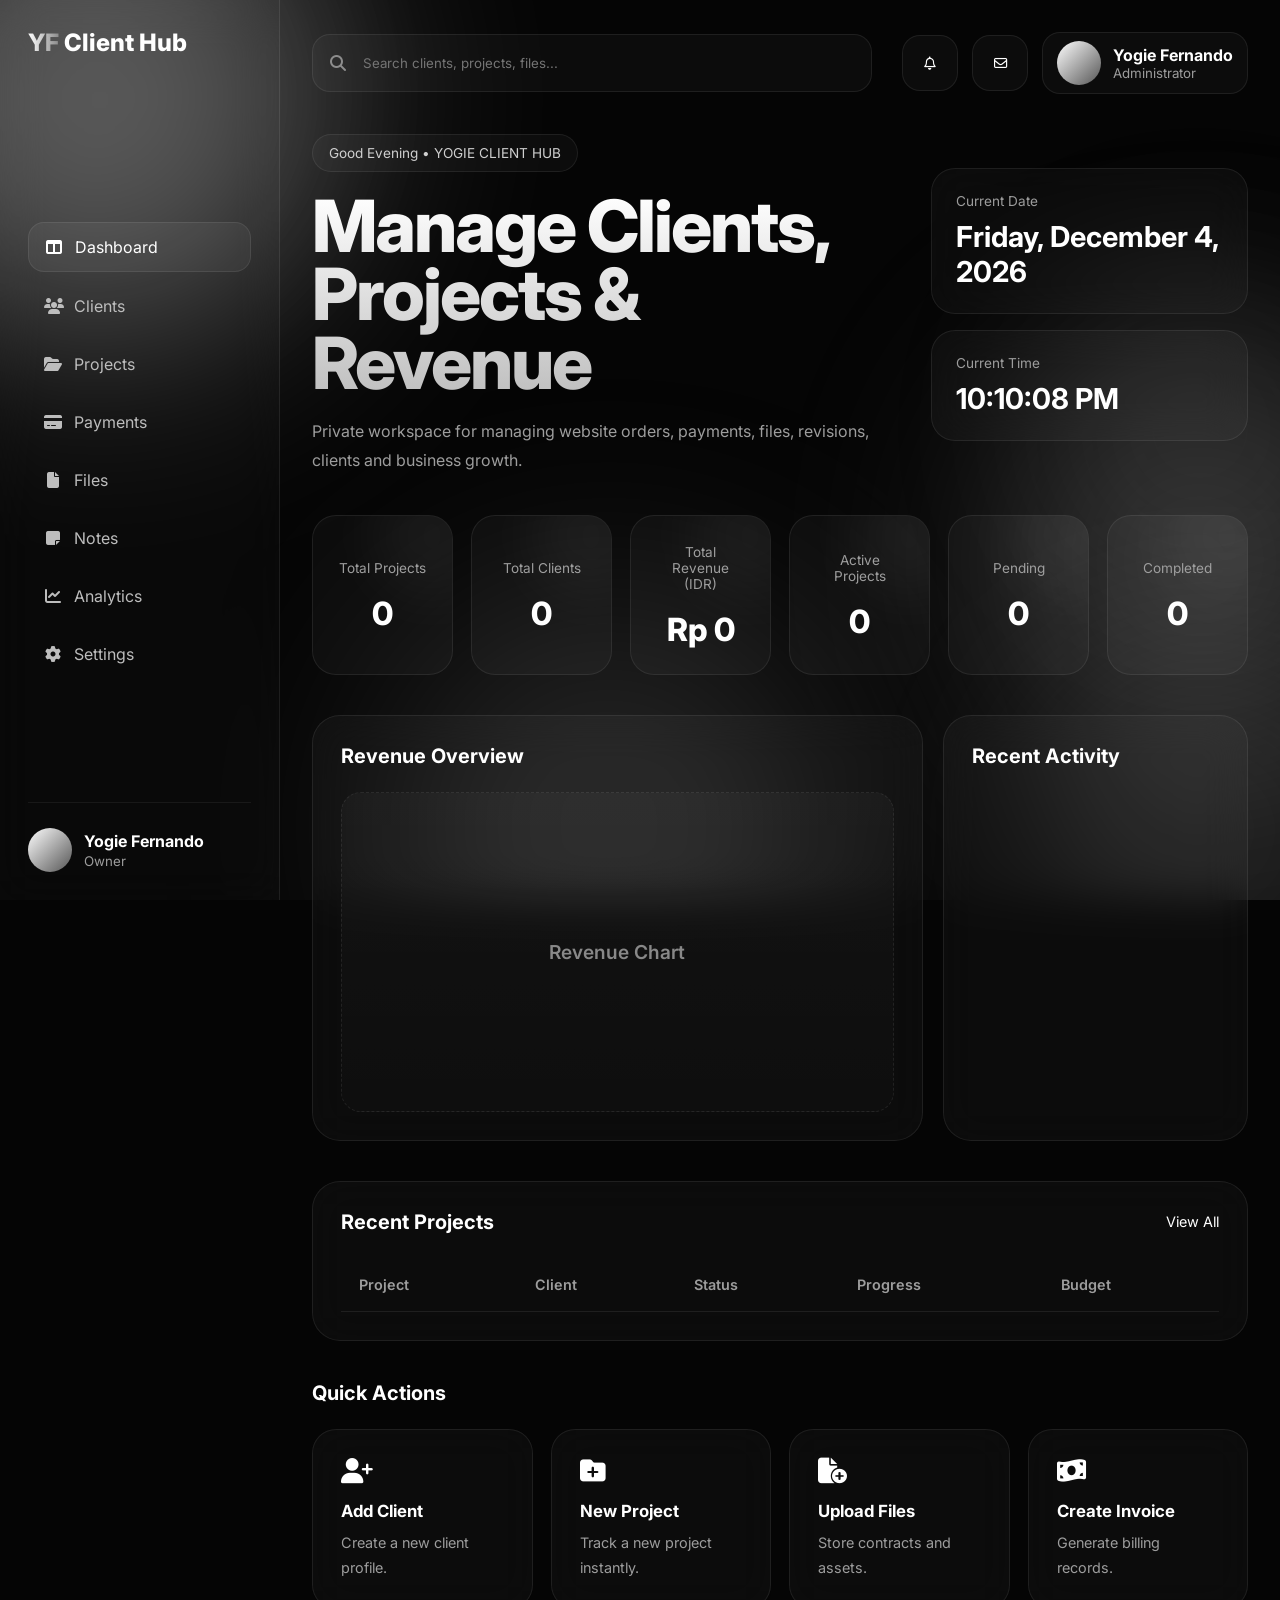
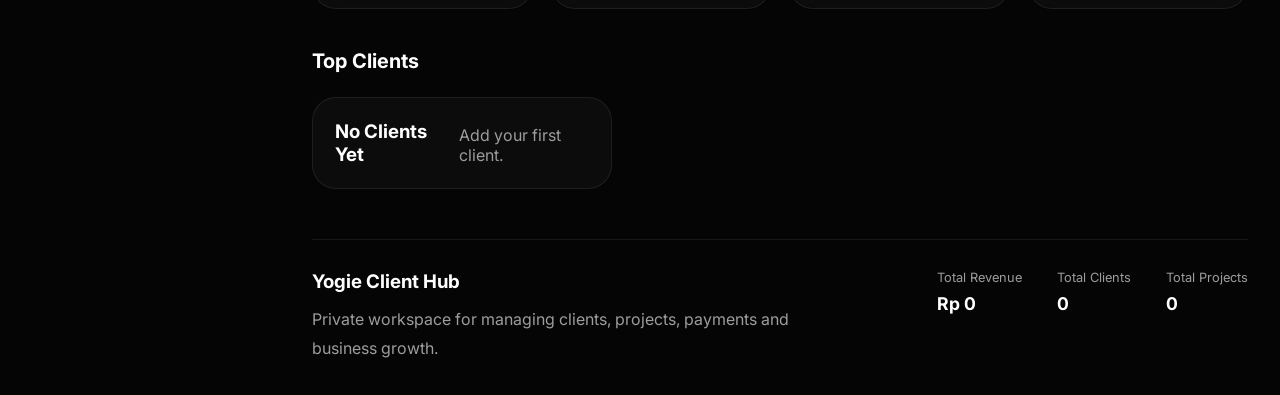
<file: index.html>
<!DOCTYPE html>
<html lang="en">
<head>
<meta charset="UTF-8">
<meta name="viewport" content="width=device-width, initial-scale=1.0">
<title>Yogie Client Hub</title>
<link rel="stylesheet" href="https://cdnjs.cloudflare.com/ajax/libs/font-awesome/6.5.2/css/all.min.css">
<link rel="stylesheet" href="assets/css/style.css">
</head>
<body>

<div class="background">
  <div class="background-glow">
<div class="glow glow-1"></div>
<div class="glow glow-2"></div>
<div class="glow glow-3"></div>
</div>
<div class="grid-bg"></div>
<div class="orb orb-1"></div>
<div class="orb orb-2"></div>
<div class="orb orb-3"></div>
</div>

<div class="app">

<aside class="sidebar">

<div class="logo">
<span>YF</span> Client Hub
</div>

<nav class="nav">
<a href="index.html" class="active"><i class="fa-solid fa-table-columns"></i><span>Dashboard</span></a>
<a href="pages/clients.html"><i class="fa-solid fa-users"></i><span>Clients</span></a>
<a href="pages/projects.html"><i class="fa-solid fa-folder-open"></i><span>Projects</span></a>
<a href="pages/payments.html"><i class="fa-solid fa-credit-card"></i><span>Payments</span></a>
<a href="pages/files.html"><i class="fa-solid fa-file"></i><span>Files</span></a>
<a href="pages/notes.html"><i class="fa-solid fa-note-sticky"></i><span>Notes</span></a>
<a href="pages/analytics.html"><i class="fa-solid fa-chart-line"></i><span>Analytics</span></a>
<a href="pages/settings.html"><i class="fa-solid fa-gear"></i><span>Settings</span></a>
</nav>

<div class="sidebar-footer">
<div class="mini-profile">
<div class="avatar"></div>
<div>
<strong>Yogie Fernando</strong>
<small>Owner</small>
</div>
</div>
</div>

</aside>

<main class="main">

<header class="topbar">

<div class="search-box">
<i class="fa-solid fa-magnifying-glass"></i>
<input type="text" placeholder="Search clients, projects, files...">
</div>

<div class="topbar-actions">

<button class="icon-btn">
<i class="fa-regular fa-bell"></i>
</button>

<button class="icon-btn">
<i class="fa-regular fa-envelope"></i>
</button>

<div class="topbar-profile">
<div class="avatar"></div>
<div>
<strong>Yogie Fernando</strong>
<small>Administrator</small>
</div>
</div>

</div>

</header>

<section class="hero">

<div class="hero-content">

<p class="hero-label">
YOGIE CLIENT HUB
</p>

<h1>
Manage Clients,<br>
Projects & Revenue
</h1>

<p class="hero-description">
Private workspace for managing website orders, payments, files, revisions, clients and business growth.
</p>

</div>

<div class="hero-widget">

<div class="widget-card">
<span>Current Date</span>
<h3 id="live-date">Loading...</h3>
</div>

<div class="widget-card">
<span>Current Time</span>
<h2 id="live-clock">00:00:00</h2>
</div>

</div>

</section>

<section class="stats-grid">

<div class="stat-card">
<span>Total Projects</span>
<h2 id="dashboard-total-projects">0</h2>
</div>

<div class="stat-card">
<span>Total Clients</span>
<h2 id="dashboard-total-clients">TES</h2>
</div>

<div class="stat-card">
<span>Total Revenue (IDR)</span>
<h2 id="dashboard-revenue">0</h2>
</div>

<div class="stat-card">
<span>Active Projects</span>
<h2 id="dashboard-active-projects">0</h2>
</div>

<div class="stat-card">
<span>Pending</span>
<h2 id="dashboard-pending">0</h2>
</div>

<div class="stat-card">
<span>Completed</span>
<h2 id="dashboard-completed">0</h2>
</div>

</section>

<section class="dashboard-grid">

<div class="revenue-card">

<div class="section-header">
<h2>Revenue Overview</h2>
</div>

<div class="chart-area">
<div class="chart-placeholder">
Revenue Chart
</div>
</div>

</div>

<div class="activity-card">

<div class="section-header">
<h2>Recent Activity</h2>
</div>

<ul class="activity-list" id="recent-activity-list">
</ul>

</div>

</section>

<section class="projects-section">

<div class="section-header">
<h2>Recent Projects</h2>
<a href="#" class="view-all">View All</a>
</div>

<div class="table-wrapper">

<table class="projects-table">

<thead>
<tr>
<th>Project</th>
<th>Client</th>
<th>Status</th>
<th>Progress</th>
<th>Budget</th>
</tr>
</thead>

<tbody id="recent-projects-body">

</tbody>

</table>

</div>

</section>

<section class="quick-actions">

<div class="section-header">
<h2>Quick Actions</h2>
</div>

<div class="action-grid">
<a href="pages/clients.html" class="action-card">
<i class="fa-solid fa-user-plus"></i>
<h3>Add Client</h3>
<p>Create a new client profile.</p>
</a>
<a href="pages/projects.html" class="action-card">
<i class="fa-solid fa-folder-plus"></i>
<h3>New Project</h3>
<p>Track a new project instantly.</p>
</a>
<a href="pages/files.html" class="action-card">
<i class="fa-solid fa-file-circle-plus"></i>
<h3>Upload Files</h3>
<p>Store contracts and assets.</p>
</a>
<a href="pages/payments.html" class="action-card">
<i class="fa-solid fa-money-bill-wave"></i>
<h3>Create Invoice</h3>
<p>Generate billing records.</p>
</a>
</div>
</section>

<section class="clients-overview">

<div class="section-header">
<h2>Top Clients</h2>
</div>

<div
class="client-cards"
id="top-clients">
</div>

</section>

<footer class="dashboard-footer">

<div class="footer-left">
<h3>Yogie Client Hub</h3>
<p>Private workspace for managing clients, projects, payments and business growth.</p>
</div>

<div class="footer-right">
<div class="footer-stat">
<span>Total Revenue</span>
<strong id="footer-revenue">Rp 0</strong>
</div>
<div class="footer-stat">
<span>Total Clients</span>
<strong id="footer-clients">0</strong>
</div>
<div class="footer-stat">
<span>Total Projects</span>
<strong id="footer-projects">0</strong>
</div>

</div>

</footer>

</main>

</div>

<script src="assets/js/script.js"></script>

</body>

</html>
</file>
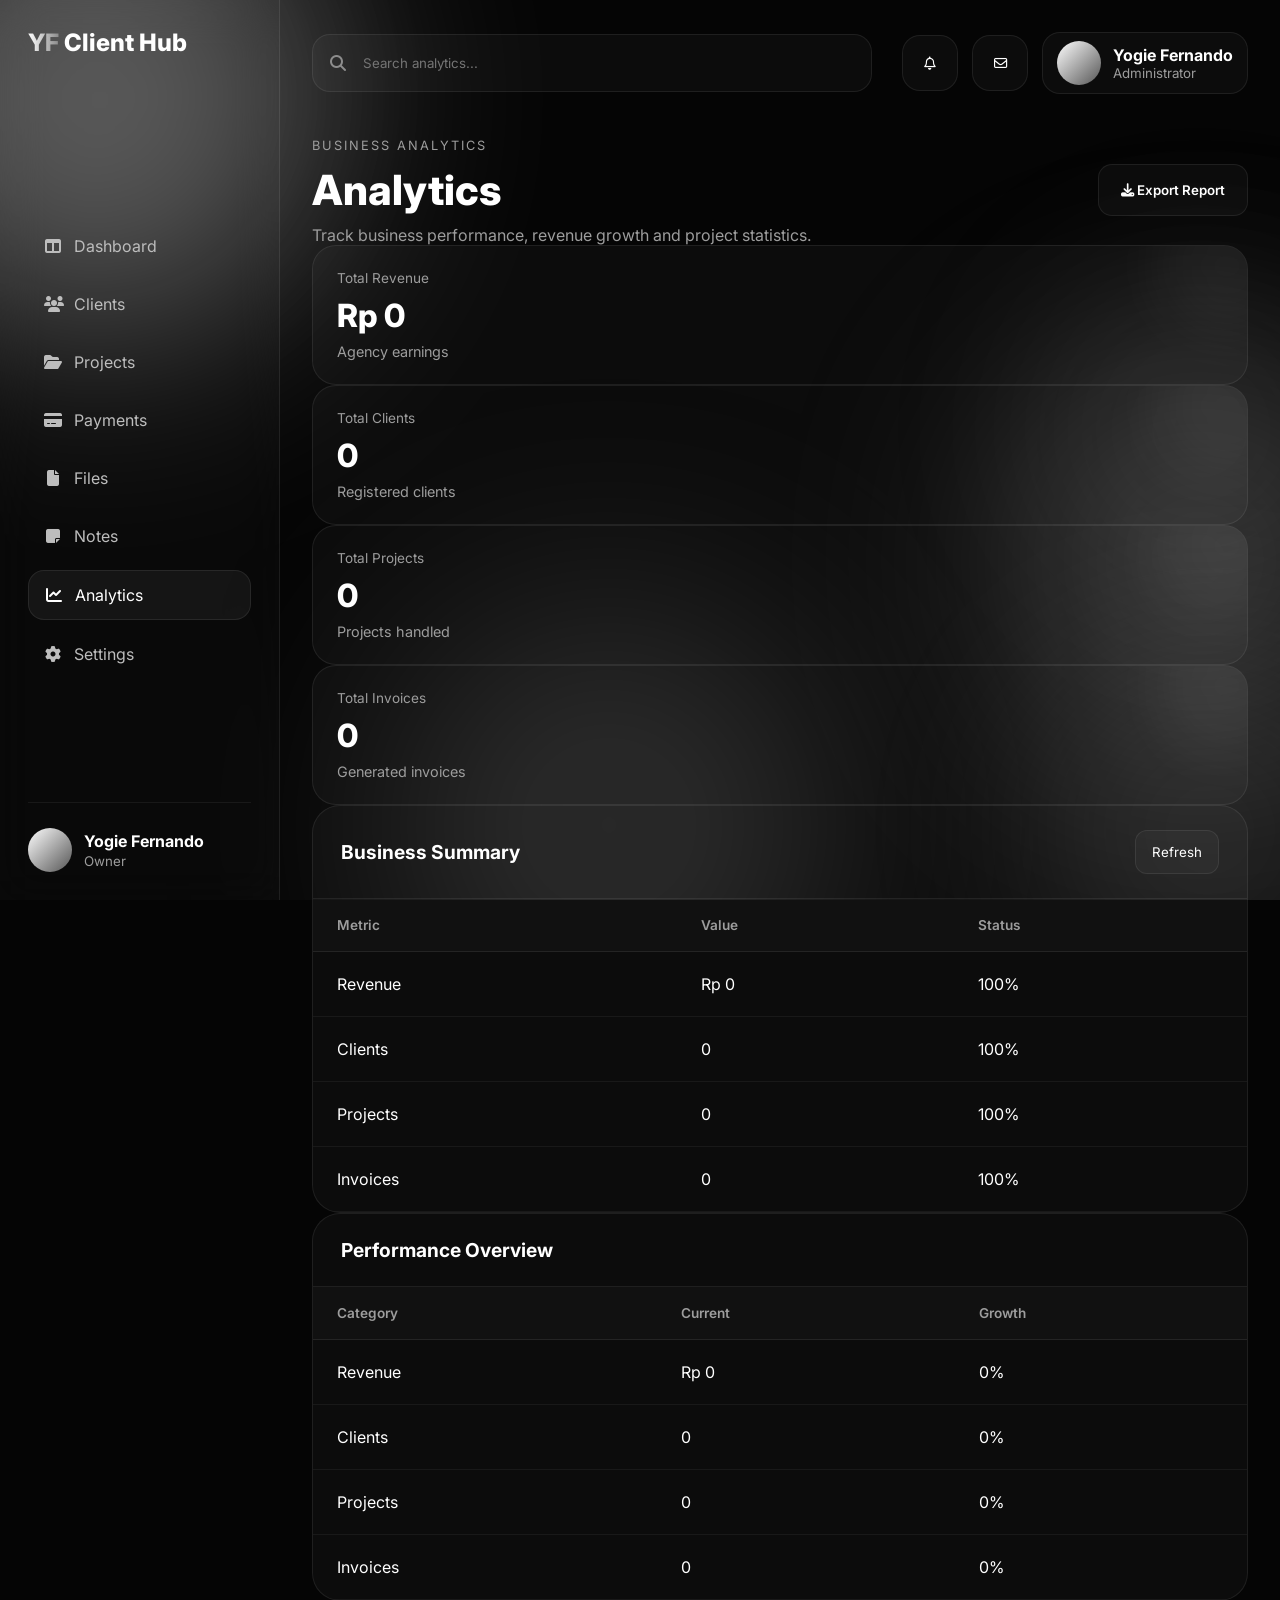
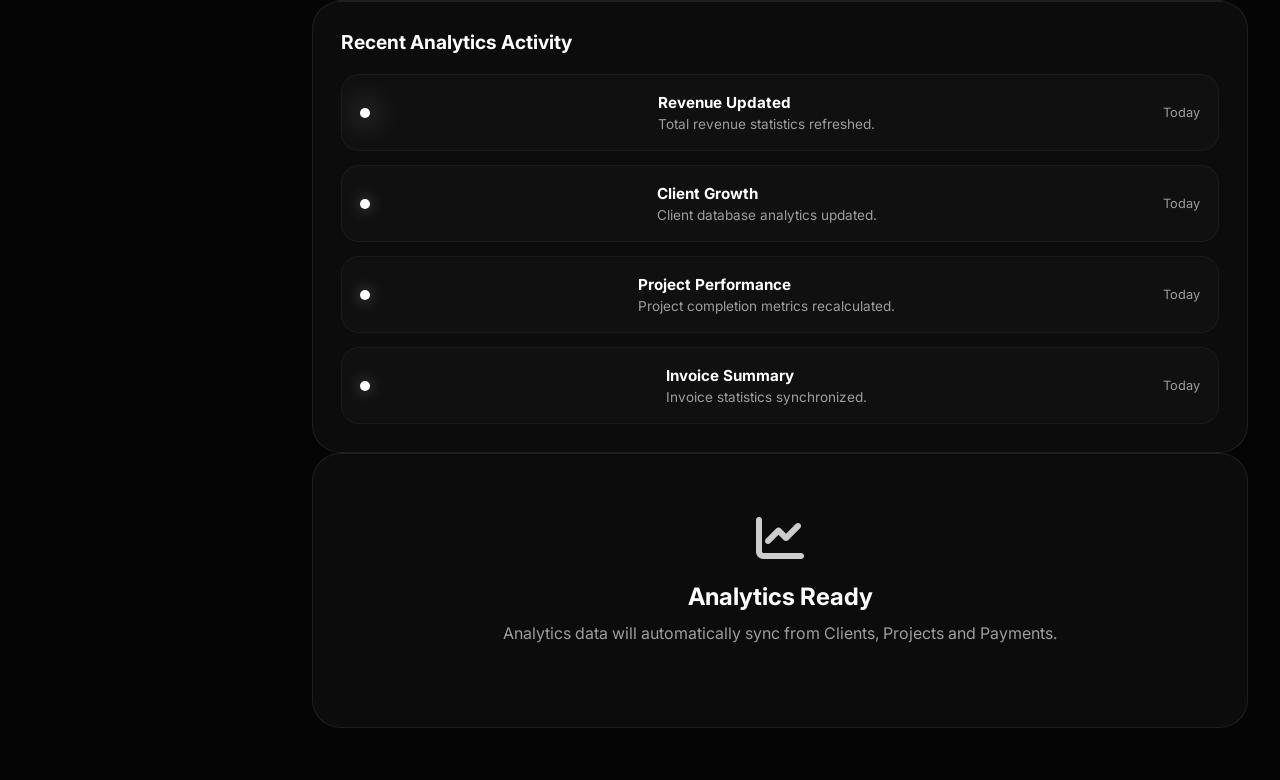
<file: pages/analytics.html>
<!DOCTYPE html>
<html lang="en">
<head>
<meta charset="UTF-8">
<meta name="viewport" content="width=device-width, initial-scale=1.0">

<title>Analytics</title>

<link rel="stylesheet" href="../assets/css/style.css">
<link rel="stylesheet" href="https://cdnjs.cloudflare.com/ajax/libs/font-awesome/6.5.2/css/all.min.css">

</head>

<body>

<div class="background">

<div class="background-glow">
<div class="glow glow-1"></div>
<div class="glow glow-2"></div>
<div class="glow glow-3"></div>
</div>

<div class="grid-bg"></div>

<div class="orb orb-1"></div>
<div class="orb orb-2"></div>
<div class="orb orb-3"></div>

</div>

<div class="app">

<aside class="sidebar">

<div class="logo">
<span>YF</span> Client Hub
</div>

<nav class="nav">

<a href="../index.html">
<i class="fa-solid fa-table-columns"></i>
<span>Dashboard</span>
</a>

<a href="clients.html">
<i class="fa-solid fa-users"></i>
<span>Clients</span>
</a>

<a href="projects.html">
<i class="fa-solid fa-folder-open"></i>
<span>Projects</span>
</a>

<a href="payments.html">
<i class="fa-solid fa-credit-card"></i>
<span>Payments</span>
</a>

<a href="files.html">
<i class="fa-solid fa-file"></i>
<span>Files</span>
</a>

<a href="notes.html">
<i class="fa-solid fa-note-sticky"></i>
<span>Notes</span>
</a>

<a href="analytics.html" class="active">
<i class="fa-solid fa-chart-line"></i>
<span>Analytics</span>
</a>

<a href="settings.html">
<i class="fa-solid fa-gear"></i>
<span>Settings</span>
</a>

</nav>

<div class="sidebar-footer">

<div class="mini-profile">

<div class="avatar"></div>

<div>
<strong>Yogie Fernando</strong>
<small>Owner</small>
</div>

</div>

</div>

</aside>

<main class="main">

<header class="topbar">

<div class="search-box">

<i class="fa-solid fa-magnifying-glass"></i>

<input
type="text"
id="topbarAnalyticsSearch"
placeholder="Search analytics..."
>

</div>

<div class="topbar-actions">

<button class="icon-btn">
<i class="fa-regular fa-bell"></i>
</button>

<button class="icon-btn">
<i class="fa-regular fa-envelope"></i>
</button>

<div class="topbar-profile">

<div class="avatar"></div>

<div>
<strong>Yogie Fernando</strong>
<small>Administrator</small>
</div>

</div>

</div>

</header>

<div class="analytics-page">

<div class="page-top">

<div class="page-title-group">

<span class="page-label">
BUSINESS ANALYTICS
</span>

<h1>Analytics</h1>

<p>
Track business performance, revenue growth and project statistics.
</p>

</div>

<div class="page-actions">

<button class="header-btn" id="exportAnalyticsBtn">

<i class="fa-solid fa-download"></i>

Export Report

</button>

</div>

</div>

<section class="project-stats">

<div class="client-stat-card">

<span>Total Revenue</span>

<h2 id="analytics-totalRevenue">
0
</h2>

<p>
Agency earnings
</p>

</div>

<div class="client-stat-card">

<span>Total Clients</span>

<h2 id="analytics-totalClients">
0
</h2>

<p>
Registered clients
</p>

</div>

<div class="client-stat-card">

<span>Total Projects</span>

<h2 id="analytics-totalProjects">
0
</h2>

<p>
Projects handled
</p>

</div>

<div class="client-stat-card">

<span>Total Invoices</span>

<h2 id="analytics-totalInvoices">
0
</h2>

<p>
Generated invoices
</p>

</div>

</section>

<section class="clients-table-wrapper">

<div class="table-header">

<h2>Business Summary</h2>

<div class="table-actions">

<button class="table-action-btn" id="refreshAnalyticsBtn">
Refresh
</button>

</div>

</div>

<div class="clients-table-container">

<table class="clients-table">

<thead>

<tr>

<th>Metric</th>
<th>Value</th>
<th>Status</th>

</tr>

</thead>

<tbody id="analyticsPerformanceBody">

</tbody>

</table>

</div>

</section>

<section class="clients-table-wrapper">

<div class="table-header">

<h2>Performance Overview</h2>

</div>

<div class="clients-table-container">

<table class="clients-table">

<thead>

<tr>

<th>Category</th>
<th>Current</th>
<th>Growth</th>

</tr>

</thead>

<tbody id="analyticsPerformanceBody">

<tr>
<td>Revenue</td>
<td>Rp 0</td>
<td>0%</td>
</tr>

<tr>
<td>Clients</td>
<td>0</td>
<td>0%</td>
</tr>

<tr>
<td>Projects</td>
<td>0</td>
<td>0%</td>
</tr>

<tr>
<td>Invoices</td>
<td>0</td>
<td>0%</td>
</tr>

</tbody>

</table>

</div>

</section>

<section class="client-activity-section">

<div class="activity-header">

<h2>Recent Analytics Activity</h2>

</div>

<div class="activity-list" id="analyticsActivityList">
  <div class="activity-item">

<div class="activity-dot"></div>

<div>

<h4>Revenue Updated</h4>

<p>Total revenue statistics refreshed.</p>

</div>

<span>Today</span>

</div>

<div class="activity-item">

<div class="activity-dot"></div>

<div>

<h4>Client Growth</h4>

<p>Client database analytics updated.</p>

</div>

<span>Today</span>

</div>

<div class="activity-item">

<div class="activity-dot"></div>

<div>

<h4>Project Performance</h4>

<p>Project completion metrics recalculated.</p>

</div>

<span>Today</span>

</div>

<div class="activity-item">

<div class="activity-dot"></div>

<div>

<h4>Invoice Summary</h4>

<p>Invoice statistics synchronized.</p>

</div>

<span>Today</span>

</div>

</div>

</section>

<section class="clients-empty-state" id="analyticsEmptyState">

<div class="empty-card">

<i class="fa-solid fa-chart-line"></i>

<h2>Analytics Ready</h2>

<p>

Analytics data will automatically sync from Clients, Projects and Payments.

</p>

</div>

</section>

</div>

<!-- analytics-page -->

</main>

<!-- main -->

</div>

<!-- app -->

<script src="../assets/js/script.js"></script>

</body>

</html>
</file>
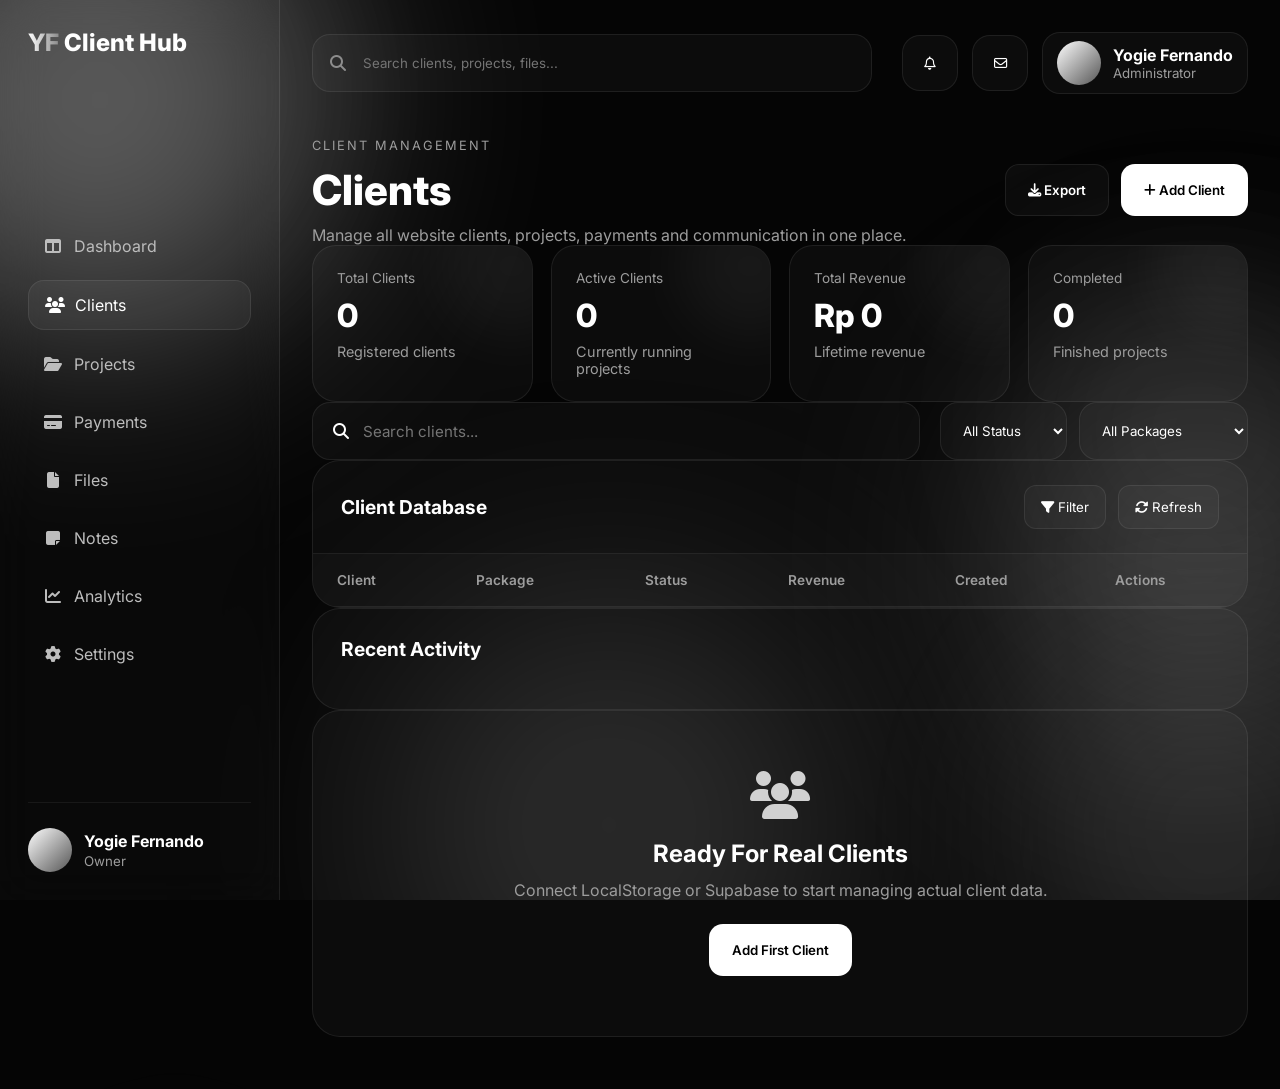
<file: pages/clients.html>
<!DOCTYPE html>
<html lang="en">
<head>
<meta charset="UTF-8">
<meta name="viewport" content="width=device-width, initial-scale=1.0">
<title>Yogie Client Hub</title>
<link rel="stylesheet" href="https://cdnjs.cloudflare.com/ajax/libs/font-awesome/6.5.2/css/all.min.css">
<link rel="stylesheet" href="../assets/css/style.css">
</head>
<body>

<div class="background">
  <div class="background-glow">
<div class="glow glow-1"></div>
<div class="glow glow-2"></div>
<div class="glow glow-3"></div>
</div>
<div class="grid-bg"></div>
<div class="orb orb-1"></div>
<div class="orb orb-2"></div>
<div class="orb orb-3"></div>
</div>

<div class="app">

<aside class="sidebar">

<div class="logo">
<span>YF</span> Client Hub
</div>

<nav class="nav">
<a href="../index.html"><i class="fa-solid fa-table-columns"></i><span>Dashboard</span></a>
<a href="clients.html" class="active"><i class="fa-solid fa-users"></i><span>Clients</span></a>
<a href="projects.html"><i class="fa-solid fa-folder-open"></i><span>Projects</span></a>
<a href="payments.html"><i class="fa-solid fa-credit-card"></i><span>Payments</span></a>
<a href="files.html"><i class="fa-solid fa-file"></i><span>Files</span></a>
<a href="notes.html"><i class="fa-solid fa-note-sticky"></i><span>Notes</span></a>
<a href="analytics.html"><i class="fa-solid fa-chart-line"></i><span>Analytics</span></a>
<a href="settings.html"><i class="fa-solid fa-gear"></i><span>Settings</span></a>
</nav>

<div class="sidebar-footer">
<div class="mini-profile">
<div class="avatar"></div>
<div>
<strong>Yogie Fernando</strong>
<small>Owner</small>
</div>
</div>
</div>

</aside>

<main class="main">

<header class="topbar">

<div class="search-box">
<i class="fa-solid fa-magnifying-glass"></i>
<input type="text" id="topbarClientSearch" placeholder="Search clients, projects, files...">
</div>

<div class="topbar-actions">

<button class="icon-btn">
<i class="fa-regular fa-bell"></i>
</button>

<button class="icon-btn">
<i class="fa-regular fa-envelope"></i>
</button>

<div class="topbar-profile">
<div class="avatar"></div>
<div>
<strong>Yogie Fernando</strong>
<small>Administrator</small>
</div>
</div>

</div>

</header>

<div class="page-top">

<div class="page-title-group">
<span class="page-label">CLIENT MANAGEMENT</span>
<h1>Clients</h1>
<p>Manage all website clients, projects, payments and communication in one place.</p>
</div>

<div class="page-actions">

<button class="header-btn" id="exportClientsBtn">
<i class="fa-solid fa-download"></i>
Export
</button>

<button class="header-btn primary" id="openClientModal">
<i class="fa-solid fa-plus"></i>
Add Client
</button>

</div>

</div>

<section class="client-stats">

<div class="client-stat-card">
<span>Total Clients</span>
<h2 id="clients-total">0</h2>
<p>Registered clients</p>
</div>

<div class="client-stat-card">
<span>Active Clients</span>
<h2 id="clients-active">0</h2>
<p>Currently running projects</p>
</div>

<div class="client-stat-card">
<span>Total Revenue</span>
<h2 id="client-revenue">Rp0</h2>
<p>Lifetime revenue</p>
</div>

<div class="client-stat-card">
<span>Completed</span>
<h2 id="clients-completed">0</h2>
<p>Finished projects</p>
</div>

</section>

<section class="client-toolbar">

<div class="client-search">
<i class="fa-solid fa-magnifying-glass"></i>
<input type="text" id="clientSearch" placeholder="Search clients...">
</div>

<div class="toolbar-right">

<select class="filter-select" id="clientStatusFilter">
<option>All Status</option>
<option>Active</option>
<option>Pending</option>
<option>Completed</option>
</select>

<select class="filter-select" id="clientPackageFilter">
<option>All Packages</option>
<option>Landing Page</option>
<option>Business Website</option>
<option>E-Commerce</option>
<option>Custom System</option>
</select>

</div>

</section>

<section class="clients-table-wrapper">

<div class="table-header">

<h2>Client Database</h2>

<div class="table-actions">

<button class="table-action-btn" id="filterClientsBtn">
<i class="fa-solid fa-filter"></i>
Filter
</button>

<button class="table-action-btn" id="refreshClientsBtn">
<i class="fa-solid fa-rotate"></i>
Refresh
</button>

</div>

</div>

<div class="clients-table-container">

<table class="clients-table">

<thead>

<tr>
<th>Client</th>
<th>Package</th>
<th>Status</th>
<th>Revenue</th>
<th>Created</th>
<th>Actions</th>
</tr>

</thead>

<tbody id="clientsTableBody">
</tbody>

</table>

</div>

</section>

<section class="client-activity-section">

<div class="activity-header">
<h2>Recent Activity</h2>
</div>

<div class="activity-list" id="clientActivityList">

</div>

</section>

<section class="clients-empty-state" id="clientsEmptyState">

<div class="empty-card">

<i class="fa-solid fa-users"></i>

<h2>Ready For Real Clients</h2>

<p>
Connect LocalStorage or Supabase to start managing actual client data.
</p>

<button class="header-btn primary" id="openClientModal2">
Add First Client
</button>

</div>

</section>

<!-- =========================
ADD CLIENT MODAL
========================= -->

<div class="client-modal" id="clientModal">

<div class="client-modal-content">

<div class="modal-header">

<h2>Add Client</h2>

<button id="closeModal">
×
</button>

</div>

<form id="clientForm">

<div class="form-group">

<label>Client Name</label>

<input
type="text"
id="clientName"
required
>

</div>

<div class="form-group">

<label>Email</label>

<input
type="email"
id="clientEmail"
required
>

</div>

<div class="form-group">

<label>Package</label>

<select id="clientPackage">

<option>Landing Page</option>
<option>Business Website</option>
<option>E-Commerce</option>
<option>Custom System</option>

</select>

</div>

<div class="form-group">

<label>Status</label>

<select id="clientStatus">

<option>Active</option>
<option>Pending</option>
<option>Completed</option>

</select>

</div>

<div class="form-group">

<label>Project Value (Number)</label>

<input
type="number"
id="clientPrice"
required
>

</div>

<button
type="submit"
class="header-btn primary"
style="width:100%;margin-top:10px;"
>

Save Client

</button>

</form>

</div>

</div>
  
</main>

</div>

<script>

const clientModal = document.getElementById("clientModal");

document.getElementById("openClientModal")?.addEventListener("click", () => {
  clientModal.classList.add("show");
});

document.getElementById("openClientModal2")?.addEventListener("click", () => {
  clientModal.classList.add("show");
});

document.getElementById("closeModal")?.addEventListener("click", () => {
  clientModal.classList.remove("show");
});

window.addEventListener("click", (e) => {
  if (e.target === clientModal) {
    clientModal.classList.remove("show");
  }
});

</script>
  
<script src="../assets/js/script.js"></script>

</body>

</html>
</file>
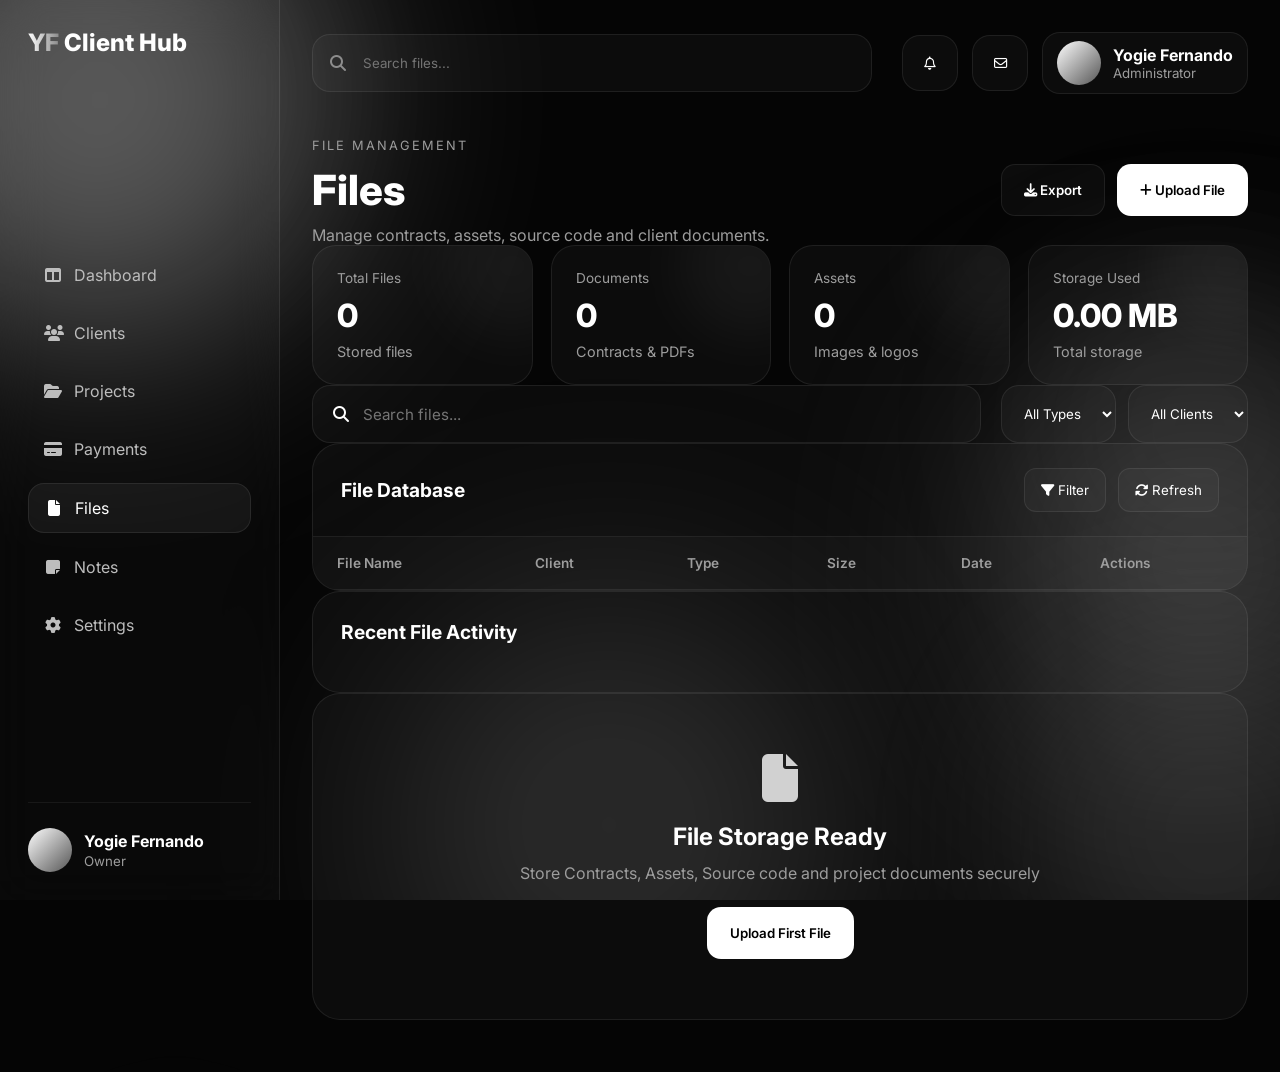
<file: pages/files.html>
<!DOCTYPE html>
<html lang="en">
<head>
<meta charset="UTF-8">
<meta name="viewport" content="width=device-width, initial-scale=1.0">
<title>Yogie Client Hub</title>
<link rel="stylesheet" href="https://cdnjs.cloudflare.com/ajax/libs/font-awesome/6.5.2/css/all.min.css">
<link rel="stylesheet" href="../assets/css/style.css">
</head>
<body>

<div class="background">
  <div class="background-glow">
<div class="glow glow-1"></div>
<div class="glow glow-2"></div>
<div class="glow glow-3"></div>
</div>
<div class="grid-bg"></div>
<div class="orb orb-1"></div>
<div class="orb orb-2"></div>
<div class="orb orb-3"></div>
</div>

<div class="app">

<aside class="sidebar">

<div class="logo">
<span>YF</span> Client Hub
</div>

<nav class="nav">
<a href="../index.html"><i class="fa-solid fa-table-columns"></i><span>Dashboard</span></a>
<a href="clients.html"><i class="fa-solid fa-users"></i><span>Clients</span></a>
<a href="projects.html"><i class="fa-solid fa-folder-open"></i><span>Projects</span></a>
<a href="payments.html"><i class="fa-solid fa-credit-card"></i><span>Payments</span></a>
<a href="files.html" class="active"><i class="fa-solid fa-file"></i><span>Files</span></a>
<a href="notes.html"><i class="fa-solid fa-note-sticky"></i><span>Notes</span></a>
<a href="settings.html"><i class="fa-solid fa-gear"></i><span>Settings</span></a>
</nav>

<div class="sidebar-footer">
<div class="mini-profile">
<div class="avatar"></div>
<div>
<strong>Yogie Fernando</strong>
<small>Owner</small>
</div>
</div>
</div>

</aside>

<main class="main">

<header class="topbar">

<div class="search-box">
<i class="fa-solid fa-magnifying-glass"></i>
<input type="text" id="topbarFileSearch" placeholder="Search files...">
</div>

<div class="topbar-actions">

<button class="icon-btn">
<i class="fa-regular fa-bell"></i>
</button>

<button class="icon-btn">
<i class="fa-regular fa-envelope"></i>
</button>

<div class="topbar-profile">
<div class="avatar"></div>
<div>
<strong>Yogie Fernando</strong>
<small>Administrator</small>
</div>
</div>

</div>

</header>

<div class="page-top">

<div class="page-title-group">
<span class="page-label">FILE MANAGEMENT</span>
<h1>Files</h1>
<p>
Manage contracts, assets, source code and client documents.
</p>
</div>

<div class="page-actions">

<button class="header-btn" id="exportFilesBtn">
<i class="fa-solid fa-download"></i>
Export
</button>

<button class="header-btn primary" id="openFileModal">
<i class="fa-solid fa-plus"></i>
Upload File
</button>

</div>

</div>

<section class="client-stats">

<div class="client-stat-card">
<span>Total Files</span>
<h2 id="files-total">0</h2>
<p>Stored files</p>
</div>

<div class="client-stat-card">
<span>Documents</span>
<h2 id="files-documents">0</h2>
<p>Contracts & PDFs</p>
</div>

<div class="client-stat-card">
<span>Assets</span>
<h2 id="files-assets">0</h2>
<p>Images & logos</p>
</div>

<div class="client-stat-card">
<span>Storage Used</span>
<h2 id="files-storage">0 MB</h2>
<p>Total storage</p>
</div>

</section>
<section class="client-toolbar">

<div class="client-search">
<i class="fa-solid fa-magnifying-glass"></i>
<input type="text" id="fileSearch" placeholder="Search files...">
</div>

<div class="toolbar-right">

<select class="filter-select"id="fileTypeFilter">
<option>All Types</option>
<option>PDF</option>
<option>PNG</option>
<option>JPG</option>
<option>ZIP</option>
<option>DOCX</option>
</select>

<select class="filter-select"id="fileClientFilter">
<option value="">All Clients</option>
</select>

</div>

</section>

<section class="clients-table-wrapper">

<div class="table-header">

<h2>File Database</h2>

<div class="table-actions">

<button class="table-action-btn" id="filterFilesBtn">
<i class="fa-solid fa-filter"></i>
Filter
</button>

<button class="table-action-btn" id="refreshFilesBtn">
<i class="fa-solid fa-rotate"></i>
Refresh
</button>

</div>

</div>

<div class="clients-table-container">

<table class="clients-table">

<thead>
<tr>
<th>File Name</th>
<th>Client</th>
<th>Type</th>
<th>Size</th>
<th>Date</th>
<th>Actions</th>
</tr>
</thead>

<tbody id="filesTableBody">

</tbody>

</table>

</div>

</section>

<section class="client-activity-section">

<div class="activity-header">
<h2>Recent File Activity</h2>
</div>

<div class="activity-list" id="fileActivityList">

</div>

</section>

<section class="clients-empty-state"id="filesEmptyState">

<div class="empty-card">

<i class="fa-solid fa-file"></i>

<h2>File Storage Ready</h2>

<p>
Store Contracts, Assets, Source code and project documents securely 
</p>

<button class="header-btn primary" id="openFileModal2">
Upload First File
</button>

</div>

</section>

<!-- =========================
UPLOAD FILE MODAL
========================= -->

<div class="client-modal" id="fileModal">

<div class="client-modal-content">

<div class="modal-header">

<h2>Upload File</h2>

<button id="closeFileModal">
×
</button>

</div>

<form id="fileForm">

<div class="form-group">
<label>File Name</label>
<input type="text" id="fileName" required>
</div>

<div class="form-group">
<label>Client</label>
<select id="fileClient">
</select>
</div>

<div class="form-group">
<label>File Type</label>
<select id="fileType">
<option>PDF</option>
<option>PNG</option>
<option>JPG</option>
<option>ZIP</option>
<option>DOCX</option>
</select>
</div>

<div class="form-group">
<label>Select File</label>
<input type="file" id="fileInput"required>
</div>

<button
type="submit"
class="header-btn primary"
style="width:100%;margin-top:10px;"
>
Upload File
</button>

</form>
</div>

</div>
  
</main>

</div>

<script>

const fileModal = document.getElementById("fileModal");

document.getElementById("openFileModal")?.addEventListener("click", () => {
  fileModal.classList.add("show");
});

document.getElementById("openFileModal2")?.addEventListener("click", () => {
  fileModal.classList.add("show");
});

document.getElementById("closeFileModal")?.addEventListener("click", () => {
  fileModal.classList.remove("show");
});

window.addEventListener("click", (e) => {
  if (e.target === fileModal) {
    fileModal.classList.remove("show");
  }
});

</script>

<script src="../assets/js/script.js"></script>
  
</body>

</html>
</file>
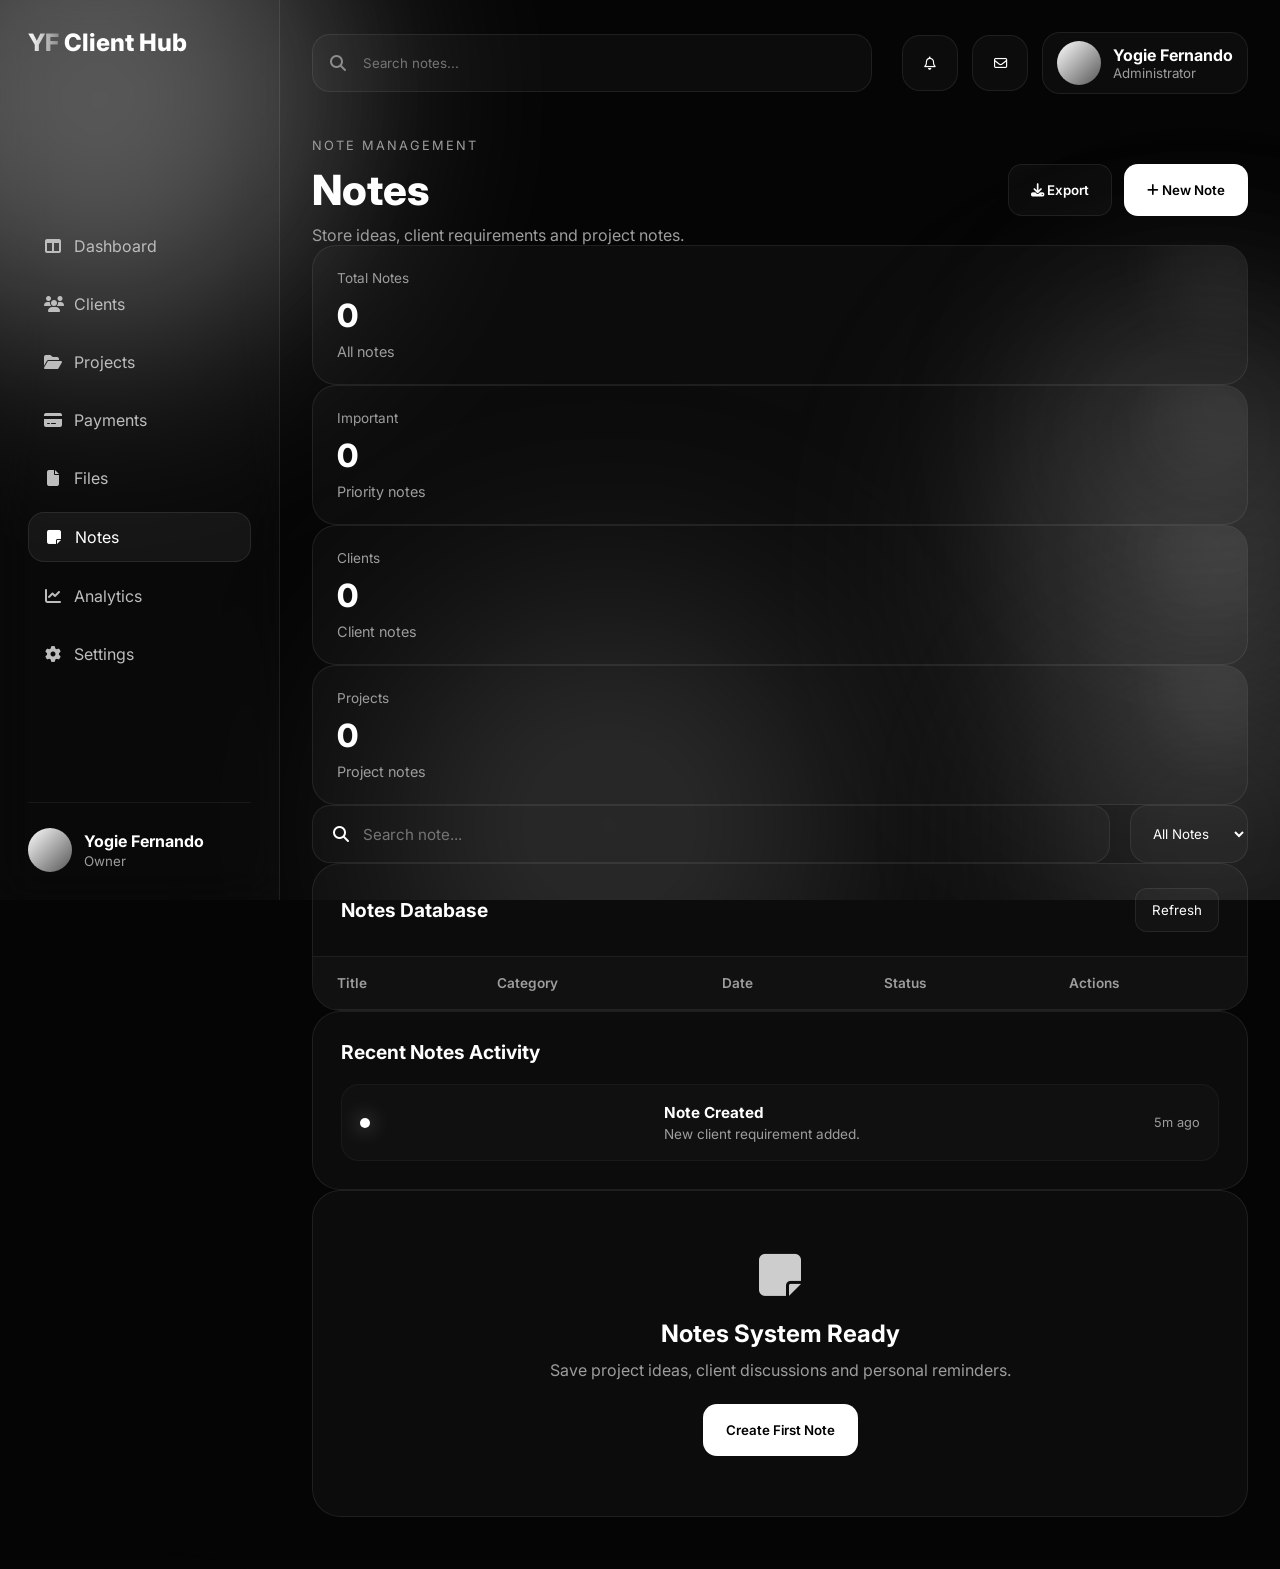
<file: pages/notes.html>
<!DOCTYPE html>
<html lang="en">
<head>
<meta charset="UTF-8">
<meta name="viewport" content="width=device-width, initial-scale=1.0">
<title>Notes</title>

<link rel="stylesheet" href="../assets/css/style.css">
<link rel="stylesheet" href="https://cdnjs.cloudflare.com/ajax/libs/font-awesome/6.5.2/css/all.min.css">

</head>

<body>

<div class="background">

<div class="background-glow">
<div class="glow glow-1"></div>
<div class="glow glow-2"></div>
<div class="glow glow-3"></div>
</div>

<div class="grid-bg"></div>

<div class="orb orb-1"></div>
<div class="orb orb-2"></div>
<div class="orb orb-3"></div>

</div>

<div class="app">

<aside class="sidebar">

<div class="logo">
<span>YF</span> Client Hub
</div>

<nav class="nav">

<a href="../index.html"><i class="fa-solid fa-table-columns"></i><span>Dashboard</span></a>

<a href="clients.html"><i class="fa-solid fa-users"></i><span>Clients</span></a>

<a href="projects.html"><i class="fa-solid fa-folder-open"></i><span>Projects</span></a>

<a href="payments.html"><i class="fa-solid fa-credit-card"></i><span>Payments</span></a>

<a href="files.html"><i class="fa-solid fa-file"></i><span>Files</span></a>

<a href="notes.html" class="active"><i class="fa-solid fa-note-sticky"></i><span>Notes</span></a>

<a href="analytics.html"><i class="fa-solid fa-chart-line"></i><span>Analytics</span></a>

<a href="settings.html"><i class="fa-solid fa-gear"></i><span>Settings</span></a>

</nav>

<div class="sidebar-footer">

<div class="mini-profile">

<div class="avatar"></div>

<div>
<strong>Yogie Fernando</strong>
<small>Owner</small>
</div>

</div>

</div>

</aside>

<main class="main">

<header class="topbar">

<div class="search-box">

<i class="fa-solid fa-magnifying-glass"></i>

<input
type="text"
id="topbarNoteSearch"
placeholder="Search notes..."
>

</div>

<div class="topbar-actions">

<button class="icon-btn">
<i class="fa-regular fa-bell"></i>
</button>

<button class="icon-btn">
<i class="fa-regular fa-envelope"></i>
</button>

<div class="topbar-profile">

<div class="avatar"></div>

<div>
<strong>Yogie Fernando</strong>
<small>Administrator</small>
</div>

</div>

</div>

</header>

<div class="notes-page">

<div class="page-top">

<div class="page-title-group">

<span class="page-label">
NOTE MANAGEMENT
</span>

<h1>Notes</h1>

<p>
Store ideas, client requirements and project notes.
</p>

</div>

<div class="page-actions">

<button class="header-btn" id="exportNotesBtn">
<i class="fa-solid fa-download"></i>
Export
</button>

<button class="header-btn primary" id="openNoteModal">
<i class="fa-solid fa-plus"></i>
New Note
</button>

</div>

</div>

<section class="project-stats">

<div class="client-stat-card">
<span>Total Notes</span>
<h2 id="notes-total">0</h2>
<p>All notes</p>
</div>

<div class="client-stat-card">
<span>Important</span>
<h2 id="notes-important">0</h2>
<p>Priority notes</p>
</div>

<div class="client-stat-card">
<span>Clients</span>
<h2 id="notes-client">0</h2>
<p>Client notes</p>
</div>

<div class="client-stat-card">
<span>Projects</span>
<h2 id="notes-project">0</h2>
<p>Project notes</p>
</div>

</section>

<section class="client-toolbar">

<div class="client-search">

<i class="fa-solid fa-magnifying-glass"></i>

<input
type="text"
id="notesSearch"
placeholder="Search note..."
>

</div>

<div class="toolbar-right">

<select class="filter-select" id="notesCategoryFilter">

<option>All Notes</option>
<option>Client</option>
<option>Project</option>
<option>Personal</option>
<option>Important</option>

</select>

</div>

</section>

<section class="clients-table-wrapper">

<div class="table-header">

<h2>Notes Database</h2>

<div class="table-actions">

<button class="table-action-btn" id="refreshNotesBtn">
Refresh
</button>

</div>

</div>

<div class="clients-table-container">

<table class="clients-table">

<thead>

<tr>
<th>Title</th>
<th>Category</th>
<th>Date</th>
<th>Status</th>
<th>Actions</th>
</tr>

</thead>

<tbody id="notesTableBody">

</tbody>

</table>

</div>

</section>

<section class="client-activity-section">

<div class="activity-header">
<h2>Recent Notes Activity</h2>
</div>

<div class="activity-list" id="notesActivityList">

<div class="activity-item">

<div class="activity-dot"></div>

<div>
<h4>Note Created</h4>
<p>New client requirement added.</p>
</div>

<span>5m ago</span>

</div>

</div>

</section>

<section class="clients-empty-state" id="notesEmptyState">

<div class="empty-card">

<i class="fa-solid fa-note-sticky"></i>

<h2>Notes System Ready</h2>

<p>
Save project ideas, client discussions and personal reminders.
</p>

<button class="header-btn primary" id="openNoteModal2">
Create First Note
</button>

</div>

</section>
<!-- NOTE MODAL -->

<div class="client-modal" id="noteModal">

<div class="client-modal-content">

<div class="modal-header">

<h2>Create Note</h2>

<button id="closeNoteModal">
×
</button>

</div>

<form id="noteForm">

<div class="form-group">

<label>Title</label>

<input
type="text"
id="noteTitle"
required
>

</div>

<div class="form-group">

<label>Category</label>

<select id="noteCategory">

<option>Client</option>

<option>Project</option>

<option>Personal</option>

<option>Important</option>

</select>

</div>

<div class="form-group">

<label>Content</label>

<textarea
id="noteContent"
rows="8"
required
></textarea>

</div>

<button
type="submit"
class="header-btn primary"
style="width:100%;"
>

Save Note

</button>

</form>

</div>

</div>

<!-- noteModal -->

</div>

<!-- notes-page -->

</main>

<!-- main -->

</div>

<!-- app -->

<script>

const noteModal = document.getElementById("noteModal");

document.getElementById("openNoteModal")?.addEventListener("click", () => {
  noteModal.classList.add("show");
});

document.getElementById("openNoteModal2")?.addEventListener("click", () => {
  noteModal.classList.add("show");
});

document.getElementById("closeNoteModal")?.addEventListener("click", () => {
  noteModal.classList.remove("show");
});

window.addEventListener("click", (e) => {
  if (e.target === noteModal) {
    noteModal.classList.remove("show");
  }
});

</script>

<script src="../assets/js/script.js"></script>

</body>

</html>
</file>
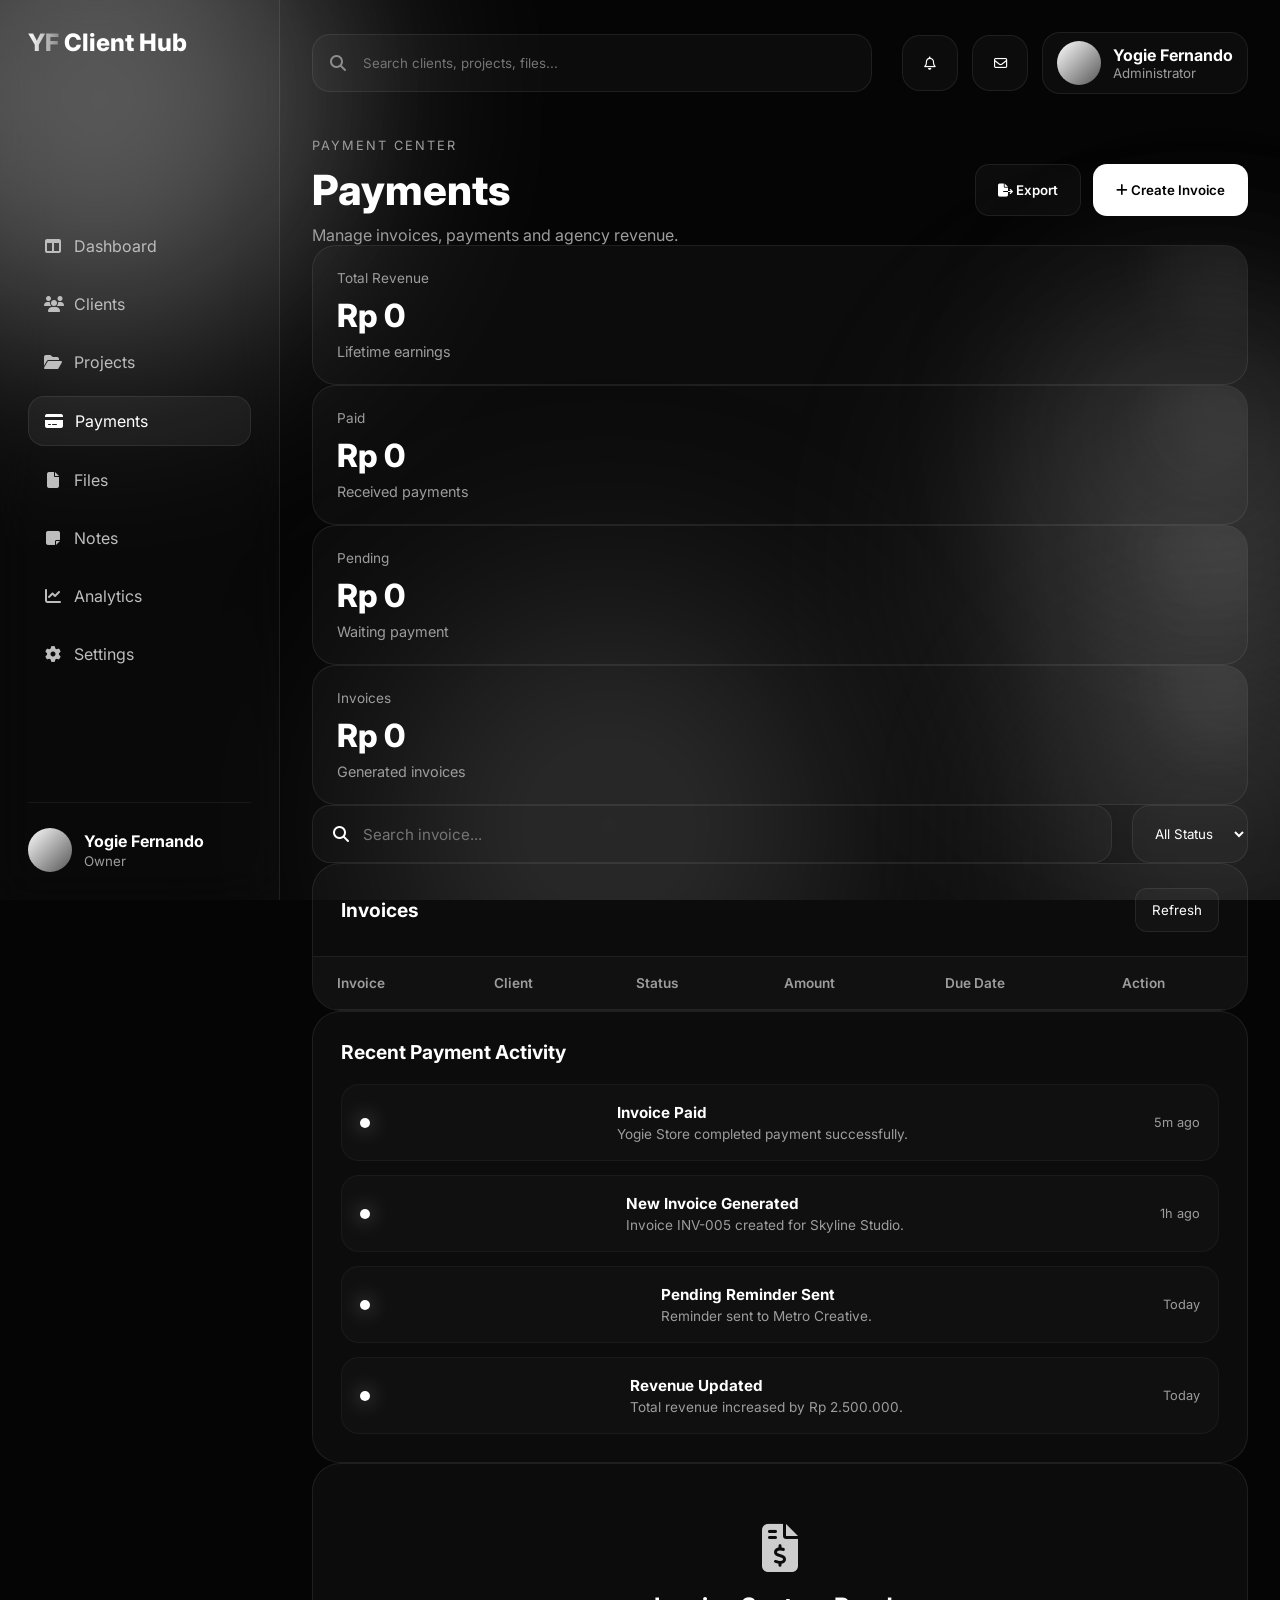
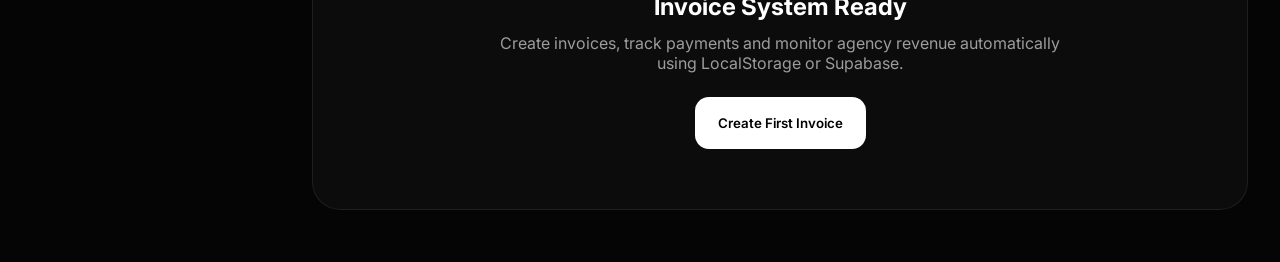
<file: pages/payments.html>
<!DOCTYPE html>

<html lang="en">

<head>

<meta charset="UTF-8">

<meta name="viewport" content="width=device-width, initial-scale=1.0">

<title>Payments</title>

<link rel="stylesheet" href="../assets/css/style.css">

<link rel="stylesheet" href="https://cdnjs.cloudflare.com/ajax/libs/font-awesome/6.5.2/css/all.min.css">

</head>

<body>

<div class="background">

  <div class="background-glow">

    <div class="glow glow-1"></div>

    <div class="glow glow-2"></div>

    <div class="glow glow-3"></div>

  </div>

  <div class="grid-bg"></div>

  <div class="orb orb-1"></div>

  <div class="orb orb-2"></div>

  <div class="orb orb-3"></div>

</div>

<div class="app">

<aside class="sidebar">

<div class="logo">

<span>YF</span> Client Hub

</div>

<nav class="nav">

<a href="../index.html"><i class="fa-solid fa-table-columns"></i><span>Dashboard</span></a>

<a href="clients.html"><i class="fa-solid fa-users"></i><span>Clients</span></a>

<a href="projects.html"><i class="fa-solid fa-folder-open"></i><span>Projects</span></a>

<a href="payments.html" class="active"><i class="fa-solid fa-credit-card"></i><span>Payments</span></a>

<a href="files.html"><i class="fa-solid fa-file"></i><span>Files</span></a>

<a href="notes.html"><i class="fa-solid fa-note-sticky"></i><span>Notes</span></a>

<a href="analytics.html"><i class="fa-solid fa-chart-line"></i><span>Analytics</span></a>

<a href="settings.html"><i class="fa-solid fa-gear"></i><span>Settings</span></a>

</nav>

<div class="sidebar-footer">

<div class="mini-profile">

<div class="avatar"></div>

<div>

<strong>Yogie Fernando</strong>

<small>Owner</small>

</div>

</div>

</div>

</aside>

<main class="main">

<header class="topbar">

<div class="search-box">

<i class="fa-solid fa-magnifying-glass"></i>

<input type="text" id="topbarPaymentSearch" placeholder="Search clients, projects, files...">

</div>

<div class="topbar-actions">

<button class="icon-btn">

<i class="fa-regular fa-bell"></i>

</button>

<button class="icon-btn">

<i class="fa-regular fa-envelope"></i>

</button>

<div class="topbar-profile">

<div class="avatar"></div>

<div>

<strong>Yogie Fernando</strong>

<small>Administrator</small>

</div>

</div>

</div>

</header>

<div class="payments-page">

<div class="page-top">

<div class="page-title-group">

<span class="page-label">
PAYMENT CENTER
</span>

<h1>Payments</h1>

<p>
Manage invoices, payments and agency revenue.
</p>

</div>

<div class="page-actions">

<button class="header-btn" id="exportPaymentsBtn">
<i class="fa-solid fa-file-export"></i>
Export
</button>

<button class="header-btn primary" id="openInvoiceModal">
<i class="fa-solid fa-plus"></i>
Create Invoice
</button>

</div>

</div>

<section class="payment-stats">
<div class="client-stat-card">
<span>Total Revenue</span>
<h2 id="payment-total-revenue">
Rp 0
</h2>
<p>
Lifetime earnings
</p>
</div>
<div class="client-stat-card">
<span>Paid</span>
<h2 id="payment-paid">
Rp 0
</h2>
<p>
Received payments
</p>
</div>
<div class="client-stat-card">
<span>Pending</span>
<h2 id="payment-pending">
Rp 0
</h2>
<p>
Waiting payment
</p>
</div>
<div class="client-stat-card">
<span>Invoices</span>
<h2 id="payment-invoices">
Rp 0
</h2>
<p>
Generated invoices
</p>
</div>

</section>

<section class="client-toolbar">

<div class="client-search">

<i class="fa-solid fa-magnifying-glass"></i>

<input
type="text" id="paymentSearch"
placeholder="Search invoice..."
>

</div>

<div class="toolbar-right">

<select class="filter-select" id="paymentStatusFilter">

<option>All Status</option>
<option>Paid</option>
<option>Pending</option>
<option>Overdue</option>

</select>

</div>

</section>

<section class="clients-table-wrapper">

<div class="table-header">

<h2>Invoices</h2>

<div class="table-actions">

<button class="table-action-btn" id="refreshPaymentsBtn">
Refresh
</button>

</div>

</div>

<div class="clients-table-container">

<table class="clients-table">

<thead>

<tr>

<th>Invoice</th>

<th>Client</th>

<th>Status</th>

<th>Amount</th>

<th>Due Date</th>

<th>Action</th>

</tr>

</thead>

<tbody id="paymentsTableBody">

</tbody>

</table>

</div>

</section>

<section class="client-activity-section">

<div class="activity-header">

<h2>Recent Payment Activity</h2>

</div>

<div class="activity-list" id="paymentActivityList">

<div class="activity-item">

<div class="activity-dot"></div>

<div>

<h4>Invoice Paid</h4>

<p>Yogie Store completed payment successfully.</p>

</div>

<span>5m ago</span>

</div>

<div class="activity-item">

<div class="activity-dot"></div>

<div>

<h4>New Invoice Generated</h4>

<p>Invoice INV-005 created for Skyline Studio.</p>

</div>

<span>1h ago</span>

</div>

<div class="activity-item">

<div class="activity-dot"></div>

<div>

<h4>Pending Reminder Sent</h4>

<p>Reminder sent to Metro Creative.</p>

</div>

<span>Today</span>

</div>

<div class="activity-item">

<div class="activity-dot"></div>

<div>

<h4>Revenue Updated</h4>

<p>Total revenue increased by Rp 2.500.000.</p>

</div>

<span>Today</span>

</div>

</div>

</section>

<section class="clients-empty-state" id="paymentsEmptyState">

<div class="empty-card">

<i class="fa-solid fa-file-invoice-dollar"></i>

<h2>Invoice System Ready</h2>

<p>

Create invoices, track payments and monitor agency revenue automatically using LocalStorage or Supabase.

</p>

<button class="header-btn primary" id="openInvoiceModal2">

Create First Invoice

</button>

</div>

</section>

<!-- PAYMENT MODAL -->

<div class="client-modal" id="invoiceModal">

<div class="client-modal-content">

<div class="modal-header">

<h2>Create Invoice</h2>

<button id="closeInvoiceModal">
×
</button>

</div>

<form id="invoiceForm">

<div class="form-group">

<label>Client</label>

<input
type="text"
id="invoiceClient"
required
>

</div>

<div class="form-group">

<label>Amount</label>

<input
type="number"
id="invoiceAmount"
required
>

</div>

<div class="form-group">

<label>Status</label>

<select id="invoiceStatus">

<option>Paid</option>

<option>Pending</option>

</select>

</div>

<div class="form-group">

<label>Due Date</label>

<input
type="date"
id="invoiceDueDate"
required
>

</div>
  
<div class="form-group">
<label>Project</label>
<select id="invoiceProject">
</select>
  
</div>

<button
type="submit"
class="header-btn primary"
style="width:100%;"
>

Save Invoice

</button>

</form>

  </div>

</div>

<!-- invoiceModal -->

</div>

<!-- payments-page -->

</main>

<!-- main -->

</div>

<!-- app -->

<script>
const invoiceModal = document.getElementById("invoiceModal");

document.getElementById("openInvoiceModal")?.addEventListener("click", () => {
  invoiceModal.classList.add("show");
});

document.getElementById("openInvoiceModal2")?.addEventListener("click", () => {
  invoiceModal.classList.add("show");
});

document.getElementById("closeInvoiceModal")?.addEventListener("click", () => {
  invoiceModal.classList.remove("show");
});

window.addEventListener("click", (e) => {
  if (e.target === invoiceModal) {
    invoiceModal.classList.remove("show");
  }
});
</script>

<script src="../assets/js/script.js"></script>

</body>

</html>
</file>
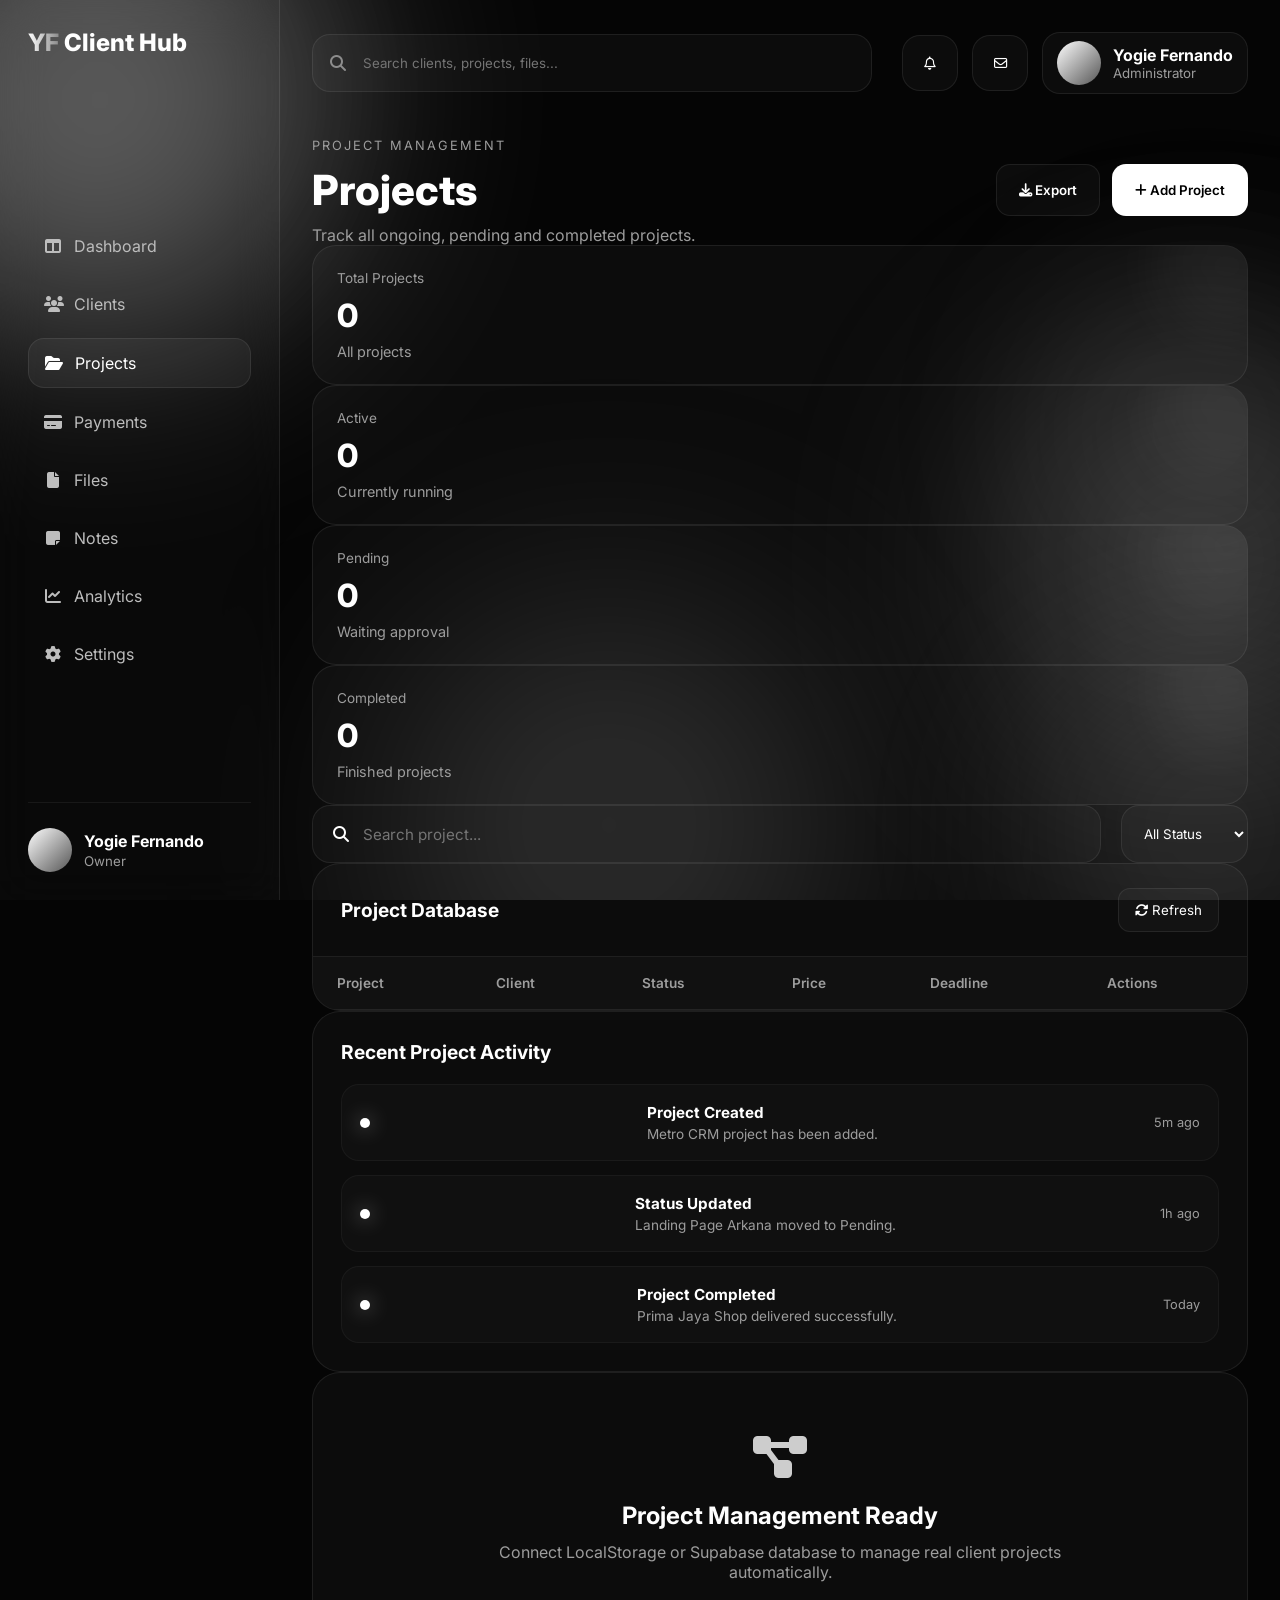
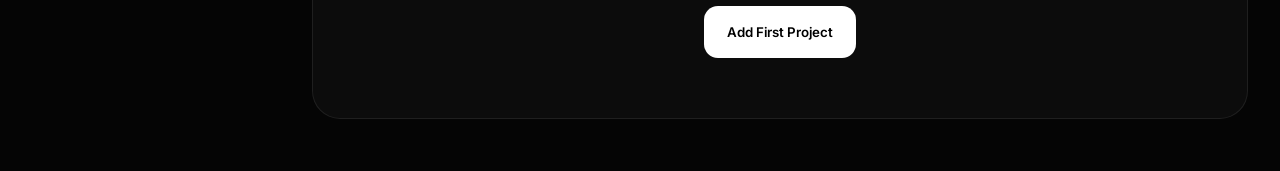
<file: pages/projects.html>
<!DOCTYPE html>
<html lang="en">
<head>
<meta charset="UTF-8">
<meta name="viewport" content="width=device-width, initial-scale=1.0">
<title>Yogie Client Hub</title>
<link rel="stylesheet" href="https://cdnjs.cloudflare.com/ajax/libs/font-awesome/6.5.2/css/all.min.css">
<link rel="stylesheet" href="../assets/css/style.css">
</head>
<body class="projects-page">

<div class="background">
  <div class="background-glow">
<div class="glow glow-1"></div>
<div class="glow glow-2"></div>
<div class="glow glow-3"></div>
</div>
<div class="grid-bg"></div>
<div class="orb orb-1"></div>
<div class="orb orb-2"></div>
<div class="orb orb-3"></div>
</div>

<div class="app">

<aside class="sidebar">

<div class="logo">
<span>YF</span> Client Hub
</div>

<nav class="nav">
<a href="../index.html"><i class="fa-solid fa-table-columns"></i><span>Dashboard</span></a>
<a href="clients.html"><i class="fa-solid fa-users"></i><span>Clients</span></a>
<a href="projects.html" class="active"><i class="fa-solid fa-folder-open"></i><span>Projects</span></a>
<a href="payments.html"><i class="fa-solid fa-credit-card"></i><span>Payments</span></a>
<a href="files.html"><i class="fa-solid fa-file"></i><span>Files</span></a>
<a href="notes.html"><i class="fa-solid fa-note-sticky"></i><span>Notes</span></a>
<a href="analytics.html"><i class="fa-solid fa-chart-line"></i><span>Analytics</span></a>
<a href="settings.html"><i class="fa-solid fa-gear"></i><span>Settings</span></a>
</nav>

<div class="sidebar-footer">
<div class="mini-profile">
<div class="avatar"></div>
<div>
<strong>Yogie Fernando</strong>
<small>Owner</small>
</div>
</div>
</div>

</aside>

<main class="main">

<header class="topbar">

<div class="search-box">
<i class="fa-solid fa-magnifying-glass"></i>
<input type="text" id="topbarProjectSearch" placeholder="Search clients, projects, files...">
</div>

<div class="topbar-actions">

<button class="icon-btn">
<i class="fa-regular fa-bell"></i>
</button>

<button class="icon-btn">
<i class="fa-regular fa-envelope"></i>
</button>

<div class="topbar-profile">
<div class="avatar"></div>
<div>
<strong>Yogie Fernando</strong>
<small>Administrator</small>
</div>
</div>

</div>

</header>

<div class="page-top">

<div class="page-title-group">

<span class="page-label">
PROJECT MANAGEMENT
</span>

<h1>Projects</h1>

<p>
Track all ongoing, pending and completed projects.
</p>

</div>

<div class="page-actions">

<button class="header-btn" id="exportProjectsBtn">
<i class="fa-solid fa-download"></i>
Export
</button>

<button class="header-btn primary" id="openProjectModal">
<i class="fa-solid fa-plus"></i>
Add Project
</button>

</div>

</div>

<section class="project-stats">

<div class="client-stat-card">

<span>Total Projects</span>

<h2 id="project-total">
0
</h2>

<p>
All projects
</p>

</div>

<div class="client-stat-card">

<span>Active</span>

<h2 id="project-active">
0
</h2>

<p>
Currently running
</p>

</div>

<div class="client-stat-card">

<span>Pending</span>

<h2 id="project-pending">
0
</h2>

<p>
Waiting approval
</p>

</div>

<div class="client-stat-card">

<span>Completed</span>

<h2 id="project-completed">
0
</h2>

<p>
Finished projects
</p>

</div>

</section>

<section class="client-toolbar">

<div class="client-search">

<i class="fa-solid fa-magnifying-glass"></i>

<input
type="text" id="projectSearch"
placeholder="Search project..."
>

</div>

<div class="toolbar-right">

<select class="filter-select" id="projectStatusFilter">

<option>All Status</option>

<option>Active</option>

<option>Pending</option>

<option>Completed</option>

</select>

</div>

</section>

<section class="clients-table-wrapper">

<div class="table-header">

<h2>Project Database</h2>

<div class="table-actions">

<button class="table-action-btn" id="refreshProjectsBtn">
<i class="fa-solid fa-rotate"></i>
Refresh
</button>

</div>

</div>

<div class="clients-table-container">

<table class="clients-table">

<thead>

<tr>

<th>Project</th>

<th>Client</th>

<th>Status</th>

<th>Price</th>

<th>Deadline</th>

<th>Actions</th>

</tr>

</thead>

<tbody id="projectsTableBody">

</tbody>

</table>

</div>

</section>

<section class="client-activity-section">

<div class="activity-header">

<h2>Recent Project Activity</h2>

</div>

<div class="activity-list" id="projectActivityList">

<div class="activity-item">

<div class="activity-dot"></div>

<div>

<h4>Project Created</h4>

<p>Metro CRM project has been added.</p>

</div>

<span>5m ago</span>

</div>

<div class="activity-item">

<div class="activity-dot"></div>

<div>

<h4>Status Updated</h4>

<p>Landing Page Arkana moved to Pending.</p>

</div>

<span>1h ago</span>

</div>

<div class="activity-item">

<div class="activity-dot"></div>

<div>

<h4>Project Completed</h4>

<p>Prima Jaya Shop delivered successfully.</p>

</div>

<span>Today</span>

</div>

</div>

</section>

<section class="clients-empty-state" id="projectsEmptyState">

<div class="empty-card">

<i class="fa-solid fa-diagram-project"></i>

<h2>Project Management Ready</h2>

<p>

Connect LocalStorage or Supabase database to manage real client projects automatically.

</p>

<button class="header-btn primary" id="openProjectModal2">

Add First Project

</button>

</div>

</section>

<!-- PROJECT MODAL -->

<div class="client-modal" id="projectModal">

<div class="client-modal-content">

<div class="modal-header">

<h2>Add Project</h2>

<button id="closeProjectModal">
×
</button>

</div>

<form id="projectForm">

<div class="form-group">

<label>Project Name</label>

<input
type="text"
id="projectName"
required
>

</div>

<div class="form-group">

<label>Client</label>

<select id="projectClient">
</select>

</div>

<div class="form-group">

<label>Status</label>

<select id="projectStatus">

<option>Active</option>

<option>Pending</option>

<option>Completed</option>

</select>

</div>

<div class="form-group">

<label>Price</label>

<input
type="number"
id="projectPrice"
required
>

</div>

<div class="form-group">

<label>Deadline</label>

<input
type="date"
id="projectDeadline"
required
>

</div>

<button
type="submit"
class="header-btn primary"
style="width:100%;"
>

Save Project

</button>

</form>

</div>

</div>

</div>
  
</main>

</div>

<script>

const projectModal = document.getElementById("projectModal");

document.getElementById("openProjectModal")?.addEventListener("click", () => {
  projectModal.classList.add("show");
});

document.getElementById("openProjectModal2")?.addEventListener("click", () => {
  projectModal.classList.add("show");
});

document.getElementById("closeProjectModal")?.addEventListener("click", () => {
  projectModal.classList.remove("show");
});

window.addEventListener("click", (e) => {
  if (e.target === projectModal) {
    projectModal.classList.remove("show");
  }
});

</script>
  
<script src="../assets/js/script.js"></script>

</body>

</html>
</file>
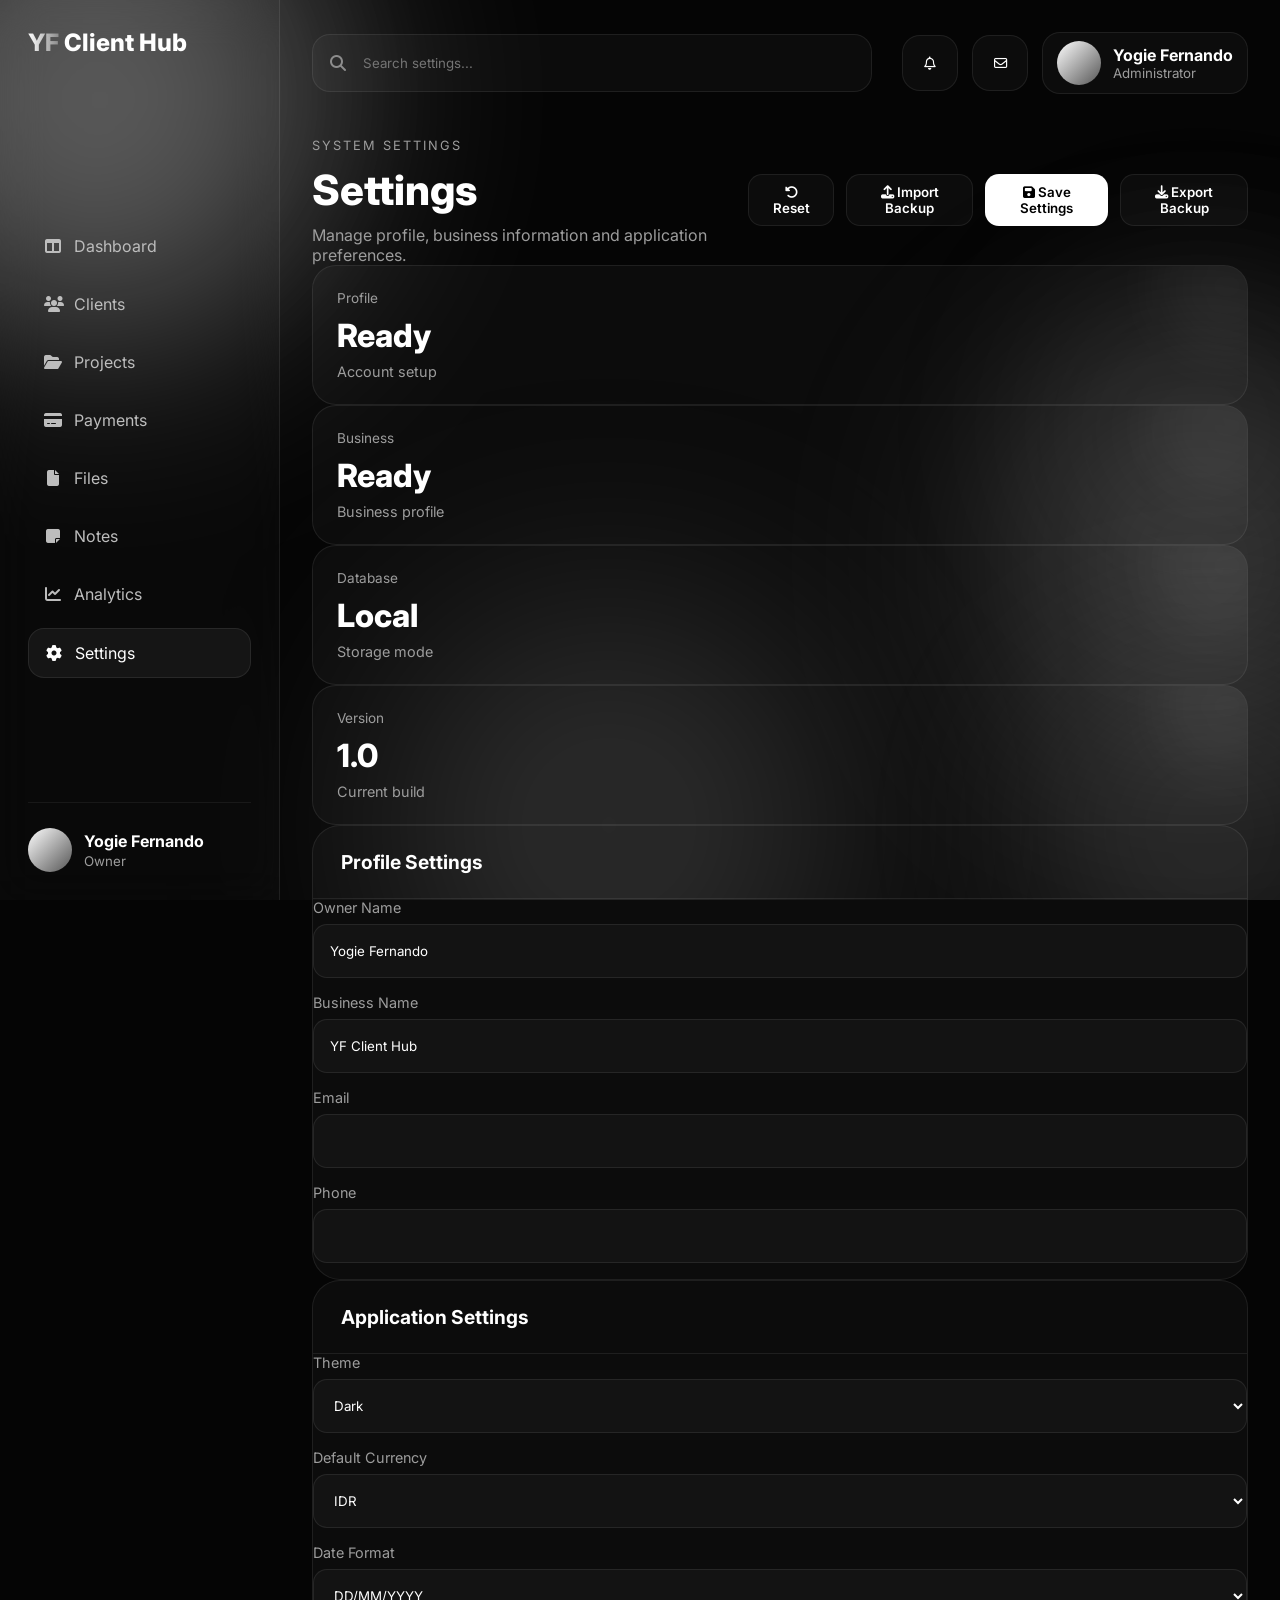
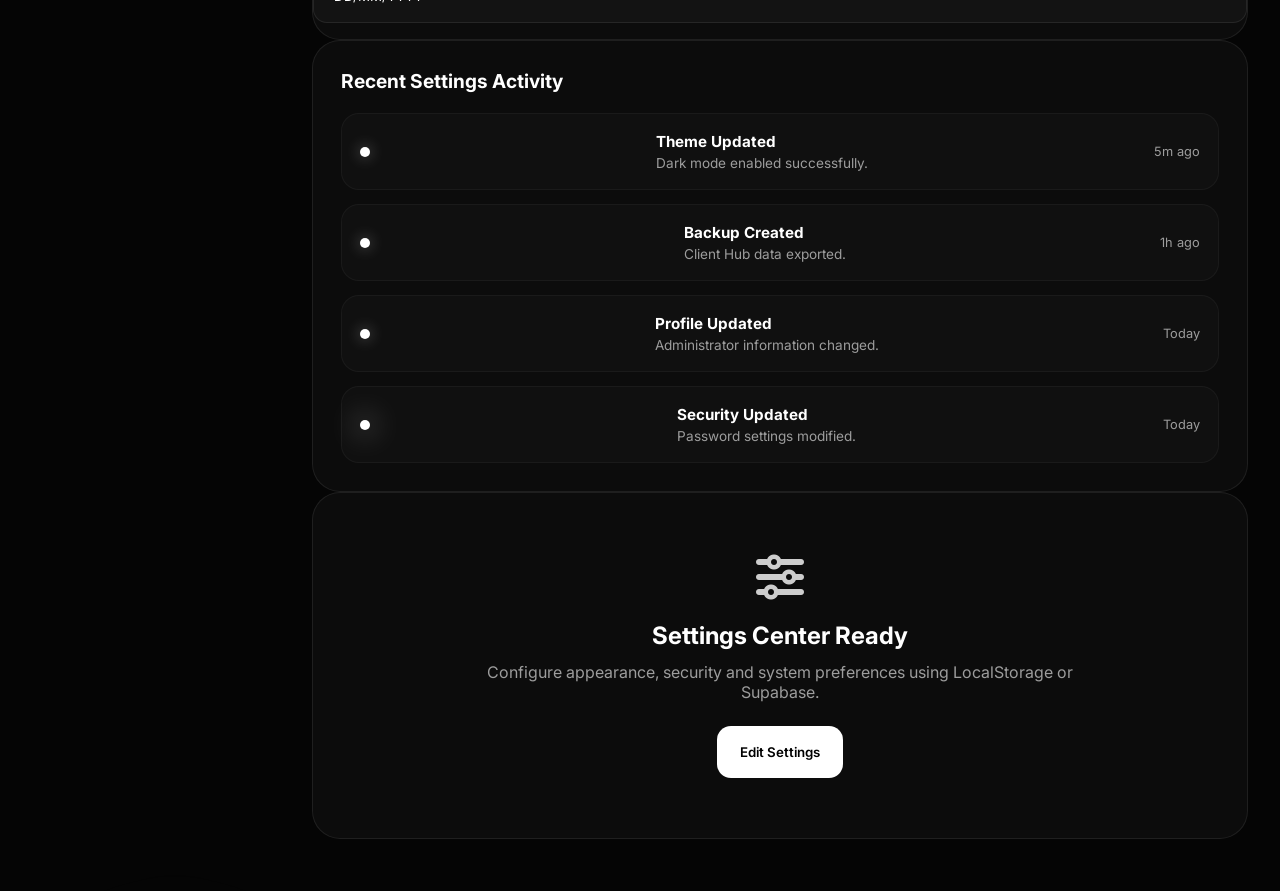
<file: pages/settings.html>
<!DOCTYPE html>
<html lang="en">
<head>
<meta charset="UTF-8">
<meta name="viewport" content="width=device-width, initial-scale=1.0">

<title>Settings</title>

<link rel="stylesheet" href="../assets/css/style.css">
<link rel="stylesheet" href="https://cdnjs.cloudflare.com/ajax/libs/font-awesome/6.5.2/css/all.min.css">

</head>

<body>

<div class="background">

<div class="background-glow">
<div class="glow glow-1"></div>
<div class="glow glow-2"></div>
<div class="glow glow-3"></div>
</div>

<div class="grid-bg"></div>

<div class="orb orb-1"></div>
<div class="orb orb-2"></div>
<div class="orb orb-3"></div>

</div>

<div class="app">

<aside class="sidebar">

<div class="logo">
<span>YF</span> Client Hub
</div>

<nav class="nav">

<a href="../index.html">
<i class="fa-solid fa-table-columns"></i>
<span>Dashboard</span>
</a>

<a href="clients.html">
<i class="fa-solid fa-users"></i>
<span>Clients</span>
</a>

<a href="projects.html">
<i class="fa-solid fa-folder-open"></i>
<span>Projects</span>
</a>

<a href="payments.html">
<i class="fa-solid fa-credit-card"></i>
<span>Payments</span>
</a>

<a href="files.html">
<i class="fa-solid fa-file"></i>
<span>Files</span>
</a>

<a href="notes.html">
<i class="fa-solid fa-note-sticky"></i>
<span>Notes</span>
</a>

<a href="analytics.html">
<i class="fa-solid fa-chart-line"></i>
<span>Analytics</span>
</a>

<a href="settings.html" class="active">
<i class="fa-solid fa-gear"></i>
<span>Settings</span>
</a>

</nav>

<div class="sidebar-footer">

<div class="mini-profile">

<div class="avatar"></div>

<div>
<strong>Yogie Fernando</strong>
<small>Owner</small>
</div>

</div>

</div>

</aside>

<main class="main">

<header class="topbar">

<div class="search-box">

<i class="fa-solid fa-magnifying-glass"></i>

<input
type="text"
id="topbarSettingsSearch"
placeholder="Search settings..."
>

</div>

<div class="topbar-actions">

<button class="icon-btn">
<i class="fa-regular fa-bell"></i>
</button>

<button class="icon-btn">
<i class="fa-regular fa-envelope"></i>
</button>

<div class="topbar-profile">

<div class="avatar"></div>

<div>
<strong>Yogie Fernando</strong>
<small>Administrator</small>
</div>

</div>

</div>

</header>

<div class="settings-page">

<div class="page-top">

<div class="page-title-group">

<span class="page-label">
SYSTEM SETTINGS
</span>

<h1>Settings</h1>

<p>
Manage profile, business information and application preferences.
</p>

</div>
<div class="page-actions">
<button class="header-btn" id="resetSettingsBtn">
<i class="fa-solid fa-rotate-left"></i>
Reset
</button>
<button
class="header-btn"
id="importBackupBtn">
<i class="fa-solid fa-upload"></i>
Import Backup
</button>
<input
type="file"
id="importBackupInput"
accept=".json"
style="display:none;">
<button class="header-btn primary" id="saveSettingsBtn">
<i class="fa-solid fa-floppy-disk"></i>
Save Settings
</button>
<button
class="header-btn"
id="exportBackupBtn">
<i class="fa-solid fa-download"></i>
Export Backup
</button>
</div>

</div>

<section class="project-stats">

<div class="client-stat-card">

<span>Profile</span>

<h2 id="settings-profileStatus">
Ready
</h2>

<p>
Account setup
</p>

</div>

<div class="client-stat-card">

<span>Business</span>

<h2 id="settings-businessStatus">
Ready
</h2>

<p>
Business profile
</p>

</div>

<div class="client-stat-card">

<span>Database</span>

<h2 id="settings-databaseStatus">
Local
</h2>

<p>
Storage mode
</p>

</div>

<div class="client-stat-card">

<span>Version</span>

<h2 id="settings-version">
1.0
</h2>

<p>
Current build
</p>

</div>

</section>

<section class="clients-table-wrapper">

<div class="table-header">

<h2>Profile Settings</h2>

</div>

<div class="clients-table-container">

<div class="form-group">
<label>Owner Name</label>
<input type="text" id="settingsOwnerName">
</div>

<div class="form-group">
<label>Business Name</label>
<input type="text" id="settingsBusinessName">
</div>

<div class="form-group">
<label>Email</label>
<input type="email" id="settingsEmail">
</div>

<div class="form-group">
<label>Phone</label>
<input type="text" id="settingsPhone">
</div>

</div>

</section>

<section class="clients-table-wrapper">

<div class="table-header">

<h2>Application Settings</h2>

</div>

<div class="clients-table-container">

<div class="form-group">

<label>Theme</label>

<select id="settingsTheme">

<option>Dark</option>
<option>Light</option>

</select>

</div>

<div class="form-group">

<label>Default Currency</label>

<select id="settingsCurrency">

<option>IDR</option>
<option>USD</option>

</select>

</div>

<div class="form-group">

<label>Date Format</label>

<select id="settingsDateFormat">

<option>DD/MM/YYYY</option>
<option>MM/DD/YYYY</option>

</select>

</div>

</section>

<section class="client-activity-section">

<div class="activity-header">

<h2>Recent Settings Activity</h2>

</div>

<div class="activity-list" id="settingsActivityList">

<div class="activity-item">

<div class="activity-dot"></div>

<div>

<h4>Theme Updated</h4>

<p>Dark mode enabled successfully.</p>

</div>

<span>5m ago</span>

</div>

<div class="activity-item">

<div class="activity-dot"></div>

<div>

<h4>Backup Created</h4>

<p>Client Hub data exported.</p>

</div>

<span>1h ago</span>

</div>

<div class="activity-item">

<div class="activity-dot"></div>

<div>

<h4>Profile Updated</h4>

<p>Administrator information changed.</p>

</div>

<span>Today</span>

</div>

<div class="activity-item">

<div class="activity-dot"></div>

<div>

<h4>Security Updated</h4>

<p>Password settings modified.</p>

</div>

<span>Today</span>

</div>

</div>

</section>

<section class="clients-empty-state" id="settingsEmptyState">

<div class="empty-card">

<i class="fa-solid fa-sliders"></i>

<h2>Settings Center Ready</h2>

<p>

Configure appearance, security and system preferences using LocalStorage or Supabase.

</p>

<button class="header-btn primary" id="openSettingsModal2">

Edit Settings

</button>

</div>

</section>

<!-- SETTINGS MODAL -->

<div class="client-modal" id="settingsModal">

<div class="client-modal-content">

<div class="modal-header">

<h2>System Settings</h2>

<button id="closeSettingsModal">
×
</button>

</div>

<form id="settingsForm">

<div class="form-group">

<label>Agency Name</label>

<input
type="text"
id="agencyName"
placeholder="Yogie Studio"
required
>

</div>

<div class="form-group">

<label>Administrator</label>

<input
type="text"
id="adminName"
placeholder="Yogie Fernando"
required
>

</div>

<div class="form-group">

<label>Email</label>

<input
type="email"
id="adminEmail"
placeholder="admin@email.com"
required
>

</div>

<div class="form-group">

<label>Theme</label>

<select id="themeMode">

<option>Dark</option>

<option>Light</option>

</select>

</div>

<div class="form-group">

<label>Currency</label>

<select id="currencySetting">

<option>IDR</option>

<option>USD</option>

<option>SGD</option>

</select>

</div>

<button
type="submit"
class="header-btn primary"
style="width:100%;"
>

Save Settings

</button>

</form>

</div>

</div>

<!-- settingsModal -->

</div>

<!-- settings-page -->

</main>

<!-- main -->

</div>

<!-- app -->

<script>

const settingsModal = document.getElementById("settingsModal");

document.getElementById("openSettingsModal")?.addEventListener("click", () => {
  settingsModal.classList.add("show");
});

document.getElementById("openSettingsModal2")?.addEventListener("click", () => {
  settingsModal.classList.add("show");
});

document.getElementById("closeSettingsModal")?.addEventListener("click", () => {
  settingsModal.classList.remove("show");
});

window.addEventListener("click", (e) => {
  if (e.target === settingsModal) {
    settingsModal.classList.remove("show");
  }
});

</script>

<script src="../assets/js/script.js"></script>

</body>

</html>
</file>
<file: assets/css/style.css>
@import url('https://fonts.googleapis.com/css2?family=Inter:wght@300;400;500;600;700;800&display=swap');

:root{
--bg:#050505;
--card:#0d0d0d;
--card-2:#131313;
--border:rgba(255,255,255,.08);
--text:#ffffff;
--muted:#9d9d9d;
--hover:rgba(255,255,255,.05);
--shadow:0 20px 60px rgba(0,0,0,.35);
}

*{
margin:0;
padding:0;
box-sizing:border-box;
font-family:'Inter',sans-serif;
}

html{
scroll-behavior:smooth;
}

body{
background:var(--bg);
color:var(--text);
overflow-x:hidden;
min-height:100vh;
}

/* =========================
BACKGROUND
========================= */

.background{
position:fixed;
inset:0;
overflow:hidden;
z-index:-2;
}

.background-glow{
position:fixed;
inset:0;
overflow:hidden;
pointer-events:none;
z-index:-1;
}

.glow{
position:absolute;
border-radius:50%;
filter:blur(120px);
opacity:.25;
animation:floatGlow 12s ease-in-out infinite;
}

.glow-1{
width:500px;
height:500px;
background:#ffffff;
top:-150px;
left:-150px;
}

.glow-2{
width:400px;
height:400px;
background:#bdbdbd;
top:40%;
right:-120px;
animation-delay:5s;
}

.glow-3{
width:450px;
height:450px;
background:#8f8f8f;
bottom:-150px;
left:30%;
animation-delay:10s;

}
@keyframes floatGlow{

0%{
transform:translate(0,0) scale(1);
}
25%{
transform:translate(80px,-50px) scale(1.15);
}
50%{
transform:translate(-60px,70px) scale(.9);
}
75%{
transform:translate(70px,40px) scale(1.1);
}
100%{
transform:translate(0,0) scale(1);
}

}

.grid-bg{
display:none;
}

@keyframes gridMove{
0%{transform:translateY(0);}
100%{transform:translateY(60px);}
}

.orb{
position:absolute;
border-radius:50%;
filter:blur(90px);
opacity:.12;
animation:float 18s ease-in-out infinite;
}

.orb-1{
width:420px;
height:420px;
background:#ffffff;
left:-120px;
top:-120px;
}

.orb-2{
width:320px;
height:320px;
background:#8f8f8f;
right:-80px;
top:30%;
animation-delay:4s;
}

.orb-3{
width:380px;
height:380px;
background:#d6d6d6;
right:-120px;
bottom:-120px;
animation-delay:8s;
}

@keyframes float{
0%,100%{
transform:translateY(0) translateX(0);
}
50%{
transform:translateY(40px) translateX(25px);
}
}

/* =========================
LAYOUT
========================= */

.app{
display:flex;
min-height:100vh;
}

.sidebar{
width:280px;
position:fixed;
left:0;
top:0;
bottom:0;
padding:28px;
background:rgba(255,255,255,.02);
backdrop-filter:blur(20px);
border-right:1px solid var(--border);
display:flex;
flex-direction:column;
justify-content:space-between;
}

.main{
margin-left:280px;
width:calc(100% - 280px);
padding:32px;
}

/* =========================
LOGO
========================= */

.logo{
font-size:1.5rem;
font-weight:800;
margin-bottom:40px;
}

.logo span{
background:linear-gradient(90deg,#fff,#8a8a8a);
-webkit-background-clip:text;
-webkit-text-fill-color:transparent;
}

/* =========================
NAVIGATION
========================= */

.nav{
display:flex;
flex-direction:column;
gap:10px;
}

.nav a{
text-decoration:none;
color:#bdbdbd;
padding:14px 16px;
border-radius:16px;
display:flex;
align-items:center;
gap:12px;
transition:.3s;
}

.nav a:hover{
background:var(--hover);
color:#fff;
transform:translateX(6px);
}

.nav a.active{
background:rgba(255,255,255,.05);
color:#fff;
border:1px solid rgba(255,255,255,.08);
}

.nav i{
width:18px;
text-align:center;
}

/* =========================
SIDEBAR FOOTER
========================= */

.sidebar-footer{
padding-top:25px;
border-top:1px solid rgba(255,255,255,.06);
}

.mini-profile{
display:flex;
align-items:center;
gap:12px;
}

.avatar{
width:44px;
height:44px;
border-radius:50%;
background:linear-gradient(135deg,#fff,#555);
flex-shrink:0;
}

.mini-profile small{
display:block;
color:var(--muted);
margin-top:2px;
}

/* =========================
TOPBAR
========================= */

.topbar{
display:flex;
justify-content:space-between;
align-items:center;
gap:20px;
margin-bottom:40px;
}

.search-box{
position:relative;
flex:1;
max-width:560px;
}

.search-box input{
width:100%;
height:58px;
border-radius:18px;
border:1px solid var(--border);
background:rgba(255,255,255,.03);
color:#fff;
padding-left:50px;
padding-right:18px;
outline:none;
}

.search-box i{
position:absolute;
left:18px;
top:21px;
color:#8d8d8d;
}

.topbar-actions{
display:flex;
align-items:center;
gap:14px;
}

.icon-btn{
width:56px;
height:56px;
border-radius:18px;
border:1px solid var(--border);
background:rgba(255,255,255,.03);
color:#fff;
cursor:pointer;
transition:.3s;
}

.icon-btn:hover{
transform:translateY(-4px);
background:rgba(255,255,255,.05);
}

.topbar-profile{
display:flex;
align-items:center;
gap:12px;
padding:8px 14px;
border-radius:18px;
border:1px solid var(--border);
background:rgba(255,255,255,.03);
}

.topbar-profile small{
display:block;
color:var(--muted);
}

/* =========================
HERO
========================= */

.hero{
display:grid;
grid-template-columns:1.5fr .8fr;
gap:24px;
align-items:center;
margin-bottom:40px;
}

.hero-label{
display:inline-flex;
align-items:center;
gap:10px;
padding:10px 16px;
border-radius:999px;
border:1px solid rgba(255,255,255,.08);
background:rgba(255,255,255,.03);
font-size:.85rem;
color:#cfcfcf;
margin-bottom:20px;
width:fit-content;
}

.hero h1{
font-size:4.5rem;
line-height:.95;
font-weight:800;
letter-spacing:-2px;
background:linear-gradient(
180deg,
#ffffff,
#bfbfbf
);
-webkit-background-clip:text;
-webkit-text-fill-color:transparent;
margin-bottom:20px;
}

.hero-description{
max-width:700px;
color:var(--muted);
line-height:1.8;
font-size:1rem;
}

.hero-widget{
display:flex;
flex-direction:column;
gap:16px;
}

.widget-card{
background:rgba(255,255,255,.03);
border:1px solid var(--border);
border-radius:24px;
padding:24px;
backdrop-filter:blur(20px);
}

.widget-card span{
display:block;
color:var(--muted);
margin-bottom:10px;
font-size:.85rem;
}

.widget-card h2,
.widget-card h3{
font-size:1.8rem;
font-weight:700;
}

/* =========================
STATS
========================= */

.stats-grid{
display:grid;
grid-template-columns:repeat(6,1fr);
gap:18px;
margin-bottom:40px;
align-items:stretch;
}

.stat-card{
background:rgba(255,255,255,.03);
border:1px solid var(--border);
border-radius:24px;
padding:24px;
transition:.35s;
position:relative;
overflow:hidden;
display:flex;
flex-direction:column;
justify-content:center;
min-height:160px;
align-items:center;
text-align:center;
}

.stat-card::before{
content:'';
position:absolute;
width:120px;
height:120px;
background:rgba(255,255,255,.05);
border-radius:50%;
right:-40px;
top:-40px;
filter:blur(30px);
}

.stat-card:hover{
transform:translateY(-6px);
border-color:rgba(255,255,255,.15);
}

.stat-card span{
display:block;
font-size:.85rem;
color:var(--muted);
margin-bottom:10px;
}

.stat-card h2{
font-size:2rem;
font-weight:800;
margin-top:12px;
line-height:1;
width:100%;
text-align:center;
}

.revenue h2{
white-space:nowrap;
font-size:1.7rem;
}

/* =========================
DASHBOARD GRID
========================= */

.dashboard-grid{
display:grid;
grid-template-columns:2fr 1fr;
gap:20px;
margin-bottom:40px;
}

.revenue-card,
.activity-card{
background:rgba(255,255,255,.03);
border:1px solid var(--border);
border-radius:28px;
padding:28px;
backdrop-filter:blur(20px);
}

.section-header{
display:flex;
justify-content:space-between;
align-items:center;
margin-bottom:24px;
}

.section-header h2{
font-size:1.25rem;
font-weight:700;
}

/* =========================
CHART
========================= */

.chart-area{
height:320px;
display:flex;
align-items:center;
justify-content:center;
border-radius:20px;
background:
linear-gradient(
180deg,
rgba(255,255,255,.03),
rgba(255,255,255,.01)
);
border:1px dashed rgba(255,255,255,.08);
}

.chart-placeholder{
font-size:1.2rem;
font-weight:600;
color:#888;
}

/* =========================
ACTIVITY
========================= */

.activity-list{
list-style:none;
display:flex;
flex-direction:column;
gap:18px;
}

.activity-list li{
display:flex;
align-items:center;
gap:12px;
color:#d5d5d5;
line-height:1.6;
}

.activity-dot{
width:10px;
height:10px;
border-radius:50%;
background:#fff;
box-shadow:0 0 15px rgba(255,255,255,.6);
flex-shrink:0;
}

/* =========================
PROJECT TABLE
========================= */

.projects-section{
background:rgba(255,255,255,.03);
border:1px solid var(--border);
border-radius:28px;
padding:28px;
margin-bottom:40px;
backdrop-filter:blur(20px);
}

.view-all{
text-decoration:none;
color:#fff;
font-size:.9rem;
}

.table-wrapper{
overflow:auto;
}

.projects-table{
width:100%;
border-collapse:collapse;
}

.projects-table th{
text-align:left;
padding:18px;
color:#9d9d9d;
font-weight:600;
font-size:.9rem;
border-bottom:1px solid rgba(255,255,255,.08);
}

.projects-table td{
padding:18px;
border-bottom:1px solid rgba(255,255,255,.05);
}

.projects-table tr:hover{
background:rgba(255,255,255,.02);
}

.status{
padding:8px 12px;
border-radius:999px;
font-size:.75rem;
font-weight:600;
display:inline-block;
}

.status.completed{
background:rgba(0,255,140,.12);
color:#89ffbf;
}

.status.development{
background:rgba(0,153,255,.12);
color:#7ec7ff;
}

.status.pending{
background:rgba(255,170,0,.12);
color:#ffd27a;
}

.status.revision{
background:rgba(255,255,255,.08);
color:#ffffff;
}

/* =========================
QUICK ACTIONS
========================= */

.quick-actions{
margin-bottom:40px;
}

.action-grid{
display:grid;
grid-template-columns:repeat(4,1fr);
gap:18px;
}

.action-card{
background:rgba(255,255,255,.03);
border:1px solid var(--border);
border-radius:24px;
padding:28px;
transition:.35s;
cursor:pointer;
backdrop-filter:blur(20px);
color:#fff;
text-decoration:none;
}

.action-card:hover{
transform:translateY(-8px);
border-color:rgba(255,255,255,.15);
}

.action-card i{
font-size:1.6rem;
margin-bottom:18px;
color:#fff;
}

.action-card h3{
margin-bottom:10px;
font-size:1.05rem;
color:#fff;
}

.action-card p{
color:var(--muted);
line-height:1.7;
font-size:.9rem;
color:var(--muted);
}

/* =========================
TOP CLIENTS
========================= */

.clients-overview{
margin-bottom:40px;
}

.client-cards{
display:grid;
grid-template-columns:repeat(3,1fr);
gap:18px;
}

.client-card{
display:flex;
align-items:center;
gap:16px;
background:rgba(255,255,255,.03);
border:1px solid var(--border);
padding:22px;
border-radius:24px;
transition:.35s;
}

.client-card:hover{
transform:translateY(-5px);
}

.client-avatar{
width:56px;
height:56px;
border-radius:50%;
display:flex;
align-items:center;
justify-content:center;
font-weight:700;
background:linear-gradient(
135deg,
#ffffff,
#6b6b6b
);
color:#000;
}

.client-card p{
color:var(--muted);
margin-top:4px;
}

/* =========================
FOOTER
========================= */

.dashboard-footer{
margin-top:50px;
padding-top:30px;
border-top:1px solid rgba(255,255,255,.08);
display:flex;
justify-content:space-between;
gap:30px;
}

.footer-left h3{
margin-bottom:12px;
}

.footer-left p{
max-width:500px;
color:var(--muted);
line-height:1.8;
}

.footer-right{
display:flex;
gap:35px;
}

.footer-stat span{
display:block;
font-size:.8rem;
color:var(--muted);
margin-bottom:8px;
}

.footer-stat strong{
font-size:1.1rem;
}

/* =========================
SCROLLBAR
========================= */

::-webkit-scrollbar{
width:10px;
}

::-webkit-scrollbar-track{
background:#070707;
}

::-webkit-scrollbar-thumb{
background:#2c2c2c;
border-radius:999px;
}

::-webkit-scrollbar-thumb:hover{
background:#4b4b4b;
}

/* =========================
SELECTION
========================= */

::selection{
background:#ffffff;
color:#000000;
}

/* =========================
ANIMATIONS
========================= */

.hero,
.stats-grid,
.dashboard-grid,
.projects-section,
.quick-actions,
.clients-overview{
animation:fadeUp .8s ease;
}

@keyframes fadeUp{
from{
opacity:0;
transform:translateY(25px);
}
to{
opacity:1;
transform:translateY(0);
}
}

/* =========================
TABLET
========================= */

@media(max-width:1200px){

.stats-grid{
grid-template-columns:repeat(3,1fr);
}

.action-grid{
grid-template-columns:repeat(2,1fr);
}

.client-cards{
grid-template-columns:1fr;
}

.hero{
grid-template-columns:1fr;
}

.dashboard-grid{
grid-template-columns:1fr;
}

}

/* =========================
MOBILE
========================= */

@media(max-width:900px){

.sidebar{
transform:translateX(-100%);
}

.main{
margin-left:0;
width:100%;
padding:20px;
}

.hero h1{
font-size:2.8rem;
}

.stats-grid{
grid-template-columns:repeat(2,1fr);
}

.action-grid{
grid-template-columns:1fr;
}

.dashboard-footer{
flex-direction:column;
}

.footer-right{
flex-wrap:wrap;
}

.topbar{
flex-direction:column;
align-items:stretch;
}

.search-box{
max-width:none;
}

.topbar-actions{
justify-content:space-between;
}

}

/* =========================
SMALL MOBILE
========================= */

@media(max-width:600px){

.hero h1{
font-size:2.2rem;
}

.stats-grid{
grid-template-columns:1fr;
}

.widget-card h2,
.widget-card h3{
font-size:1.4rem;
}

.projects-table{
min-width:700px;
}

}

/* =========================
CLIENTS PAGE
========================= */

.clients-page{
display:flex;
flex-direction:column;
gap:32px;
}

.page-top{
display:flex;
justify-content:space-between;
align-items:center;
gap:24px;
}

.page-title-group h1{
font-size:2.6rem;
font-weight:800;
margin-bottom:10px;
}

.page-title-group p{
color:var(--muted);
max-width:650px;
}

.page-label{
display:inline-block;
font-size:.8rem;
letter-spacing:2px;
color:var(--muted);
margin-bottom:12px;
}

.page-actions{
display:flex;
gap:12px;
}

.header-btn{
height:52px;
padding:0 22px;
border-radius:14px;
border:1px solid var(--border);
background:rgba(255,255,255,.03);
color:white;
cursor:pointer;
font-weight:600;
transition:.3s;
}

.header-btn:hover{
transform:translateY(-3px);
border-color:rgba(255,255,255,.15);
}

.header-btn.primary{
background:white;
color:black;
}

.client-stats{
display:grid;
grid-template-columns:repeat(4,1fr);
gap:18px;
}

.client-stat-card{
background:rgba(255,255,255,.03);
border:1px solid var(--border);
border-radius:24px;
padding:24px;
position:relative;
overflow:hidden;
transition:.35s;
}

.client-stat-card:hover{
transform:translateY(-6px);
border-color:rgba(255,255,255,.15);
}

.client-stat-card::before{
content:'';
position:absolute;
width:140px;
height:140px;
border-radius:50%;
background:rgba(255,255,255,.05);
right:-50px;
top:-50px;
filter:blur(30px);
}

.client-stat-card span{
display:block;
font-size:.85rem;
color:var(--muted);
margin-bottom:10px;
}

.client-stat-card h2{
font-size:2rem;
font-weight:800;
margin-bottom:8px;
}

.client-stat-card p{
font-size:.9rem;
color:var(--muted);
}

.client-toolbar{
display:flex;
justify-content:space-between;
align-items:center;
gap:20px;
}

.client-search{
flex:1;
height:58px;
display:flex;
align-items:center;
gap:14px;
padding:0 20px;
background:rgba(255,255,255,.03);
border:1px solid var(--border);
border-radius:18px;
}

.client-search input{
flex:1;
background:none;
border:none;
outline:none;
color:white;
font-size:.95rem;
}

.toolbar-right{
display:flex;
gap:12px;
}

.filter-select{
height:58px;
padding:0 18px;
background:rgba(255,255,255,.03);
border:1px solid var(--border);
border-radius:18px;
color:white;
outline:none;
cursor:pointer;
}

/* =========================
CLIENTS TABLE
========================= */

.clients-table-wrapper{
background:rgba(255,255,255,.03);
border:1px solid var(--border);
border-radius:28px;
overflow:hidden;
}

.table-header{
display:flex;
justify-content:space-between;
align-items:center;
padding:24px 28px;
border-bottom:1px solid var(--border);
}

.table-header h2{
font-size:1.2rem;
font-weight:700;
}

.table-actions{
display:flex;
gap:12px;
}

.table-action-btn{
height:44px;
padding:0 16px;
border-radius:12px;
border:1px solid var(--border);
background:rgba(255,255,255,.03);
color:white;
cursor:pointer;
transition:.3s;
}

.table-action-btn:hover{
transform:translateY(-2px);
border-color:rgba(255,255,255,.15);
}

.clients-table-container{
overflow-x:auto;
}

.clients-table{
width:100%;
border-collapse:collapse;
}

.clients-table thead{
background:rgba(255,255,255,.02);
}

.clients-table th{
padding:18px 24px;
text-align:left;
font-size:.85rem;
font-weight:600;
color:var(--muted);
border-bottom:1px solid var(--border);
}

.clients-table td{
padding:22px 24px;
border-bottom:1px solid rgba(255,255,255,.05);
}

.clients-table tbody tr{
transition:.3s;
}

.clients-table tbody tr:hover{
background:rgba(255,255,255,.02);
}

.client-info{
display:flex;
align-items:center;
gap:14px;
}

.client-avatar{
width:48px;
height:48px;
border-radius:50%;
display:flex;
align-items:center;
justify-content:center;
font-weight:700;
background:rgba(255,255,255,.08);
border:1px solid rgba(255,255,255,.1);
}

.client-info h4{
font-size:.95rem;
margin-bottom:4px;
}

.client-info p{
font-size:.8rem;
color:var(--muted);
}

.status-badge{
padding:8px 14px;
border-radius:999px;
font-size:.78rem;
font-weight:600;
display:inline-flex;
align-items:center;
gap:8px;
}

.status-badge.active{
background:rgba(0,255,150,.12);
color:#7dffb5;
}

.status-badge.pending{
background:rgba(255,180,0,.12);
color:#ffd06a;
}

.status-badge.completed{
background:rgba(120,120,255,.12);
color:#b9c1ff;
}

.table-buttons{
display:flex;
gap:10px;
}

.mini-btn{
height:38px;
padding:0 14px;
border-radius:10px;
border:1px solid var(--border);
background:rgba(255,255,255,.03);
color:white;
cursor:pointer;
transition:.3s;
}

.mini-btn:hover{
transform:translateY(-2px);
border-color:rgba(255,255,255,.15);
}

/* =========================
CLIENT ACTIVITY
========================= */

.client-activity-section{
background:rgba(255,255,255,.03);
border:1px solid var(--border);
border-radius:28px;
padding:28px;
}

.activity-header{
margin-bottom:20px;
}

.activity-header h2{
font-size:1.2rem;
font-weight:700;
}

.activity-list{
display:flex;
flex-direction:column;
gap:14px;
}

.activity-item{
display:flex;
align-items:center;
justify-content:space-between;
gap:20px;
padding:18px;
border-radius:18px;
background:rgba(255,255,255,.02);
border:1px solid rgba(255,255,255,.04);
}

.activity-item h4{
font-size:.95rem;
margin-bottom:4px;
}

.activity-item p{
font-size:.85rem;
color:var(--muted);
}

.activity-item span{
font-size:.8rem;
color:var(--muted);
}

.activity-dot{
width:10px;
height:10px;
border-radius:50%;
background:white;
box-shadow:0 0 20px rgba(255,255,255,.5);
}

/* =========================
EMPTY STATE
========================= */

.clients-empty-state{
margin-bottom:20px;
}

.empty-card{
background:rgba(255,255,255,.03);
border:1px solid var(--border);
border-radius:28px;
padding:60px 30px;
text-align:center;
}

.empty-card i{
font-size:3rem;
margin-bottom:20px;
opacity:.8;
}

.empty-card h2{
font-size:1.5rem;
margin-bottom:12px;
}

.empty-card p{
max-width:600px;
margin:auto;
color:var(--muted);
margin-bottom:24px;
}

/* =========================
RESPONSIVE
========================= */

@media(max-width:1200px){

.client-stats{
grid-template-columns:repeat(2,1fr);
}

}

@media(max-width:768px){

.page-top{
flex-direction:column;
align-items:flex-start;
}

.client-toolbar{
flex-direction:column;
}

.toolbar-right{
width:100%;
flex-direction:column;
}

.filter-select{
width:100%;
}

.client-stats{
grid-template-columns:1fr;
}

.clients-table{
min-width:900px;
}

.activity-item{
flex-direction:column;
align-items:flex-start;
}

}

/* =========================
CLIENT MODAL
========================= */

.client-modal{
position:fixed;
inset:0;
background:rgba(0,0,0,.75);
backdrop-filter:blur(10px);
display:none;
justify-content:center;
align-items:center;
z-index:9999;
padding:20px;
}

.client-modal.show{
display:flex;
}

.client-modal-content{
width:100%;
max-width:520px;
background:#0f0f0f;
border:1px solid var(--border);
border-radius:28px;
padding:28px;
}

.modal-header{
display:flex;
justify-content:space-between;
align-items:center;
margin-bottom:24px;
}

.modal-header h2{
font-size:1.4rem;
}

.modal-header button{
background:none;
border:none;
color:white;
font-size:2rem;
cursor:pointer;
}

.form-group{
margin-bottom:16px;
}

.form-group label{
display:block;
margin-bottom:8px;
font-size:.9rem;
color:var(--muted);
}

.form-group input,
.form-group select{
width:100%;
height:54px;
padding:0 16px;
border-radius:14px;
border:1px solid var(--border);
background:rgba(255,255,255,.03);
color:white;
outline:none;
}
</file>
